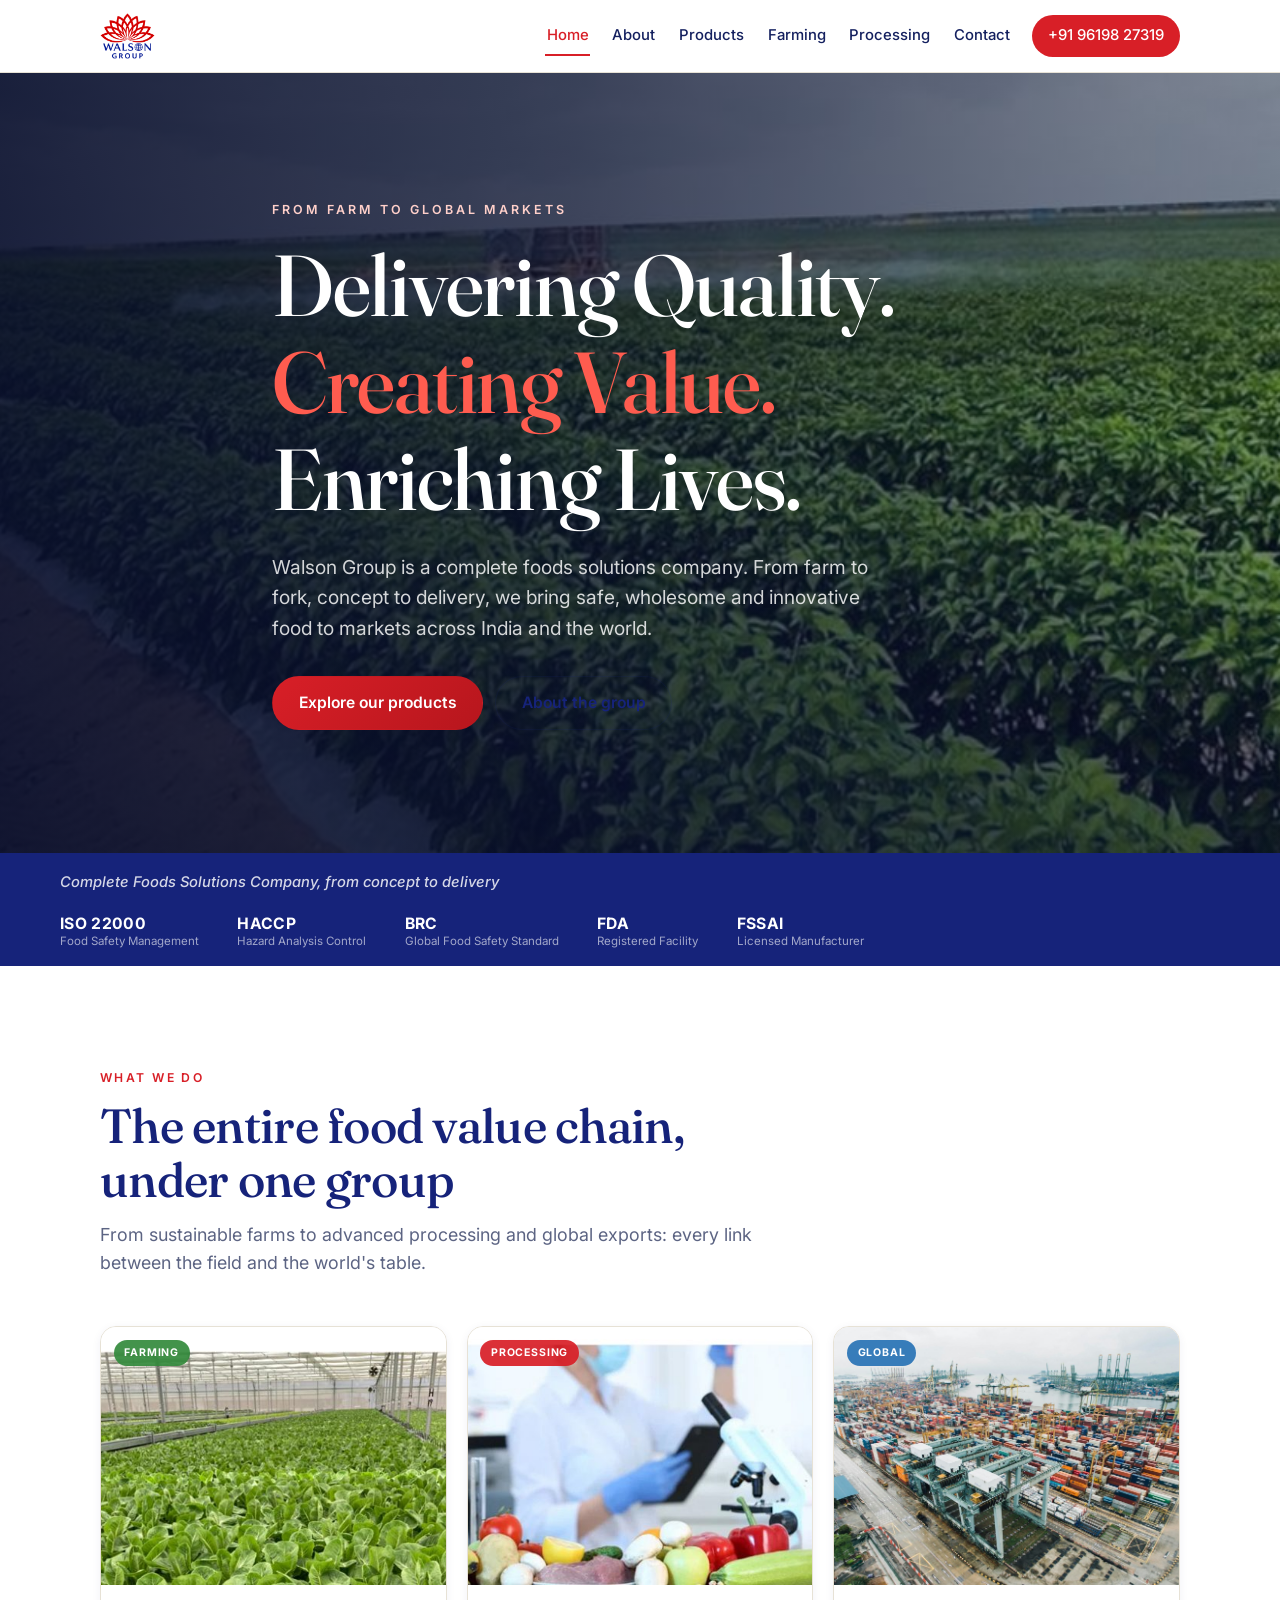
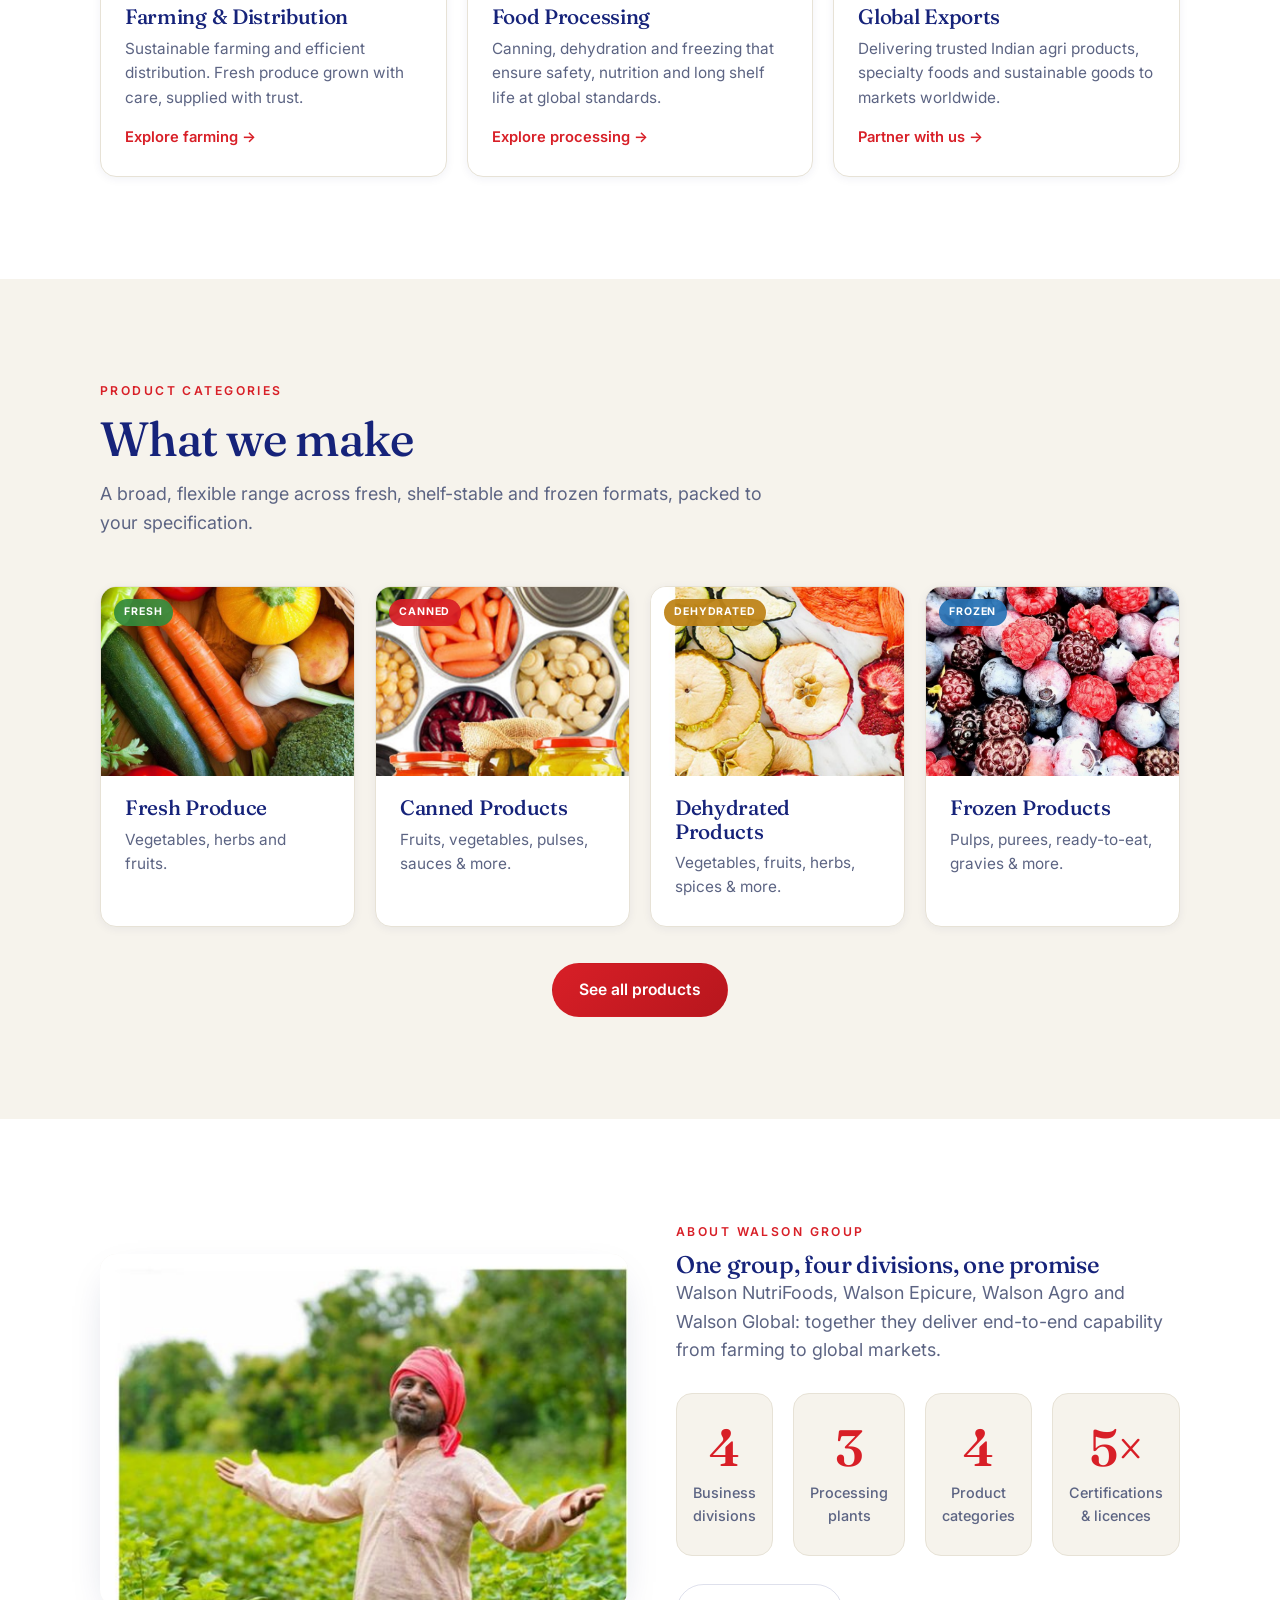
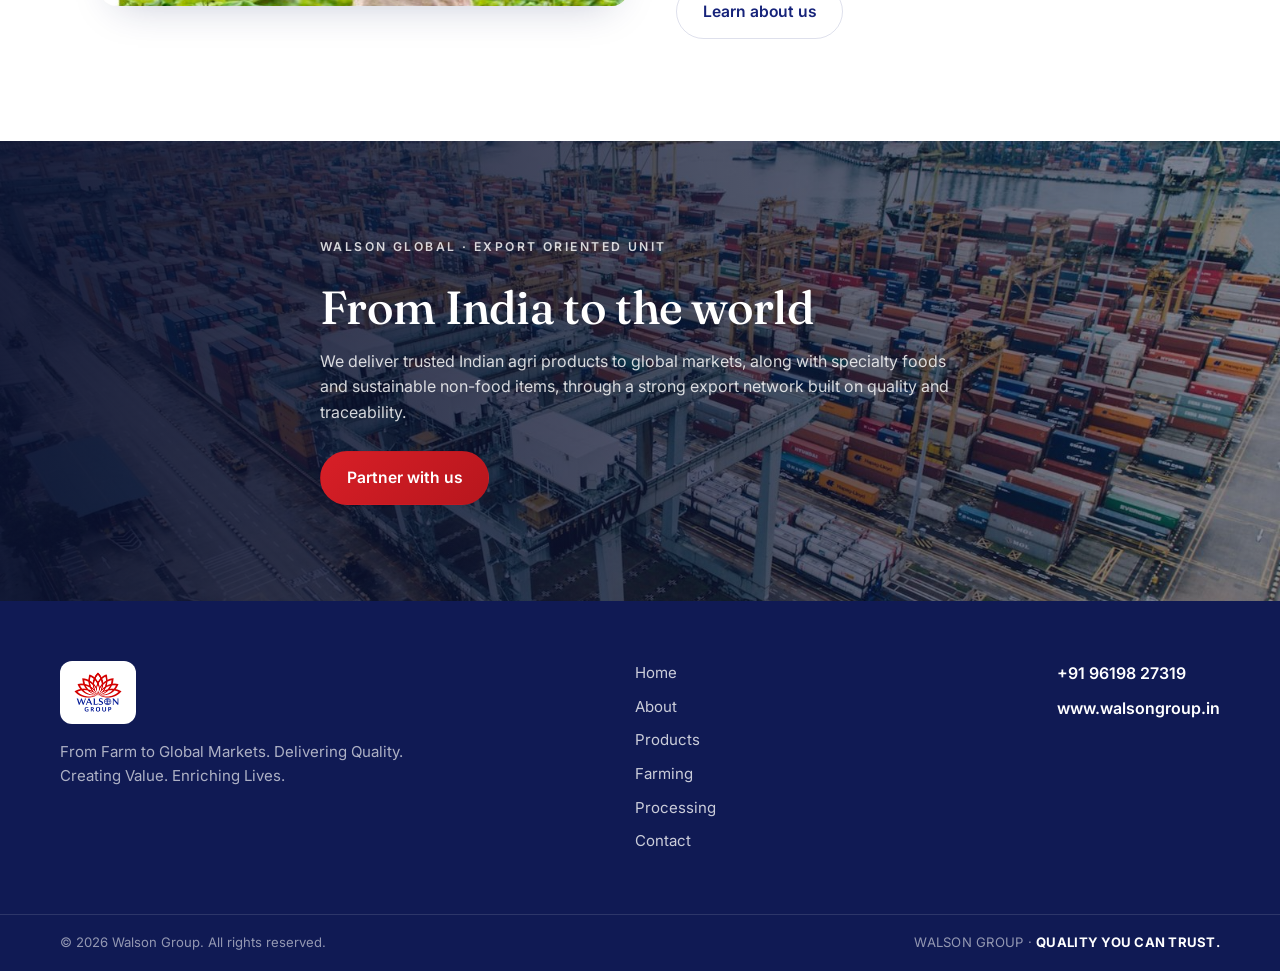
<file: index.html>
<!DOCTYPE html>
<html lang="en">
<head>
  <meta charset="UTF-8" />
  <meta name="viewport" content="width=device-width, initial-scale=1.0" />
  <title>Walson Group | Complete Foods Solutions Company</title>
  <meta name="description" content="Walson Group is a complete foods solutions company, from farm to global markets. Fresh, canned, dehydrated and frozen foods with ISO 22000, HACCP, BRC, FDA and FSSAI-certified quality." />

  <meta property="og:title" content="Walson Group | Quality You Can Trust" />
  <meta property="og:description" content="From Farm to Global Markets. Delivering Quality. Creating Value. Enriching Lives." />
  <meta property="og:type" content="website" />
  <meta property="og:url" content="https://walsongroup.in" />

  <link rel="icon" href="data:image/svg+xml,<svg xmlns='http://www.w3.org/2000/svg' viewBox='0 0 100 100'><text y='.9em' font-size='90'>🪷</text></svg>" />
  <meta name="theme-color" content="#16237a" />

  <link rel="preconnect" href="https://fonts.googleapis.com" />
  <link rel="preconnect" href="https://fonts.gstatic.com" crossorigin />
  <link href="https://fonts.googleapis.com/css2?family=Fraunces:opsz,wght@9..144,400;9..144,500;9..144,600&family=Inter:wght@400;500;600;700&display=swap" rel="stylesheet" />

  <link rel="stylesheet" href="styles.css" />
</head>
<body>
  <header class="site-header" id="top">
    <div class="container nav">
      <a class="nav-brand" href="/" aria-label="Walson Group home">
        <img src="logo.png" width="760" height="639" alt="Walson Group" />
      </a>
      <nav class="nav-links" id="navLinks" aria-label="Primary">
        <a href="/" class="active">Home</a>
        <a href="/about">About</a>
        <a href="/products">Products</a>
        <a href="/farming">Farming</a>
        <a href="/processing">Processing</a>
        <a href="/contact">Contact</a>
        <a class="nav-cta" href="tel:+919619827319">+91 96198 27319</a>
      </nav>
      <button class="nav-toggle" id="navToggle" aria-label="Toggle menu" aria-expanded="false">
        <span></span><span></span><span></span>
      </button>
    </div>
  </header>

  <main>
    <!-- HERO -->
    <section class="hero" id="home">
      <img class="hero-media" src="images/hero.jpg" alt="" aria-hidden="true" fetchpriority="high" />
      <div class="hero-overlay" aria-hidden="true"></div>
      <div class="container hero-inner">
        <p class="eyebrow eyebrow-light">From Farm to Global Markets</p>
        <h1 class="hero-title">
          Delivering&nbsp;Quality.<br />
          <span class="accent">Creating&nbsp;Value.</span><br />
          Enriching&nbsp;Lives.
        </h1>
        <p class="hero-sub">
          Walson Group is a complete foods solutions company. From farm to fork,
          concept to delivery, we bring safe, wholesome and innovative food to
          markets across India and the world.
        </p>
        <div class="hero-actions">
          <a class="btn btn-primary" href="/products">Explore our products</a>
          <a class="btn btn-ghost btn-ghost-light" href="/about">About the group</a>
        </div>
      </div>
    </section>

    <!-- CERT STRIP -->
    <section class="trust-strip" aria-label="Certifications">
      <div class="container trust-inner">
        <span class="trust-lead">Complete Foods Solutions Company, from concept to delivery</span>
        <ul class="certs">
          <li><strong>ISO 22000</strong><span>Food Safety Management</span></li>
          <li><strong>HACCP</strong><span>Hazard Analysis Control</span></li>
          <li><strong>BRC</strong><span>Global Food Safety Standard</span></li>
          <li><strong>FDA</strong><span>Registered Facility</span></li>
          <li><strong>FSSAI</strong><span>Licensed Manufacturer</span></li>
        </ul>
      </div>
    </section>

    <!-- WHAT WE DO -->
    <section class="section">
      <div class="container">
        <div class="section-head">
          <p class="kicker">What we do</p>
          <h2>The entire food value chain, under one group</h2>
          <p class="section-lead">From sustainable farms to advanced processing and global exports: every link between the field and the world's table.</p>
        </div>
        <div class="grid grid-3">
          <a class="card product" href="/farming">
            <div class="product-media"><img src="images/farming.jpg" alt="Hydroponic greenhouse with rows of lettuce" loading="lazy" decoding="async" /><span class="prod-tag tag-green">Farming</span></div>
            <div class="product-body">
              <h3>Farming &amp; Distribution</h3>
              <p>Sustainable farming and efficient distribution. Fresh produce grown with care, supplied with trust.</p>
              <span class="card-link">Explore farming →</span>
            </div>
          </a>
          <a class="card product" href="/processing">
            <div class="product-media"><img src="images/manufacturing.jpg" alt="Food scientist inspecting produce in the quality lab" loading="lazy" decoding="async" /><span class="prod-tag tag-red">Processing</span></div>
            <div class="product-body">
              <h3>Food Processing</h3>
              <p>Canning, dehydration and freezing that ensure safety, nutrition and long shelf life at global standards.</p>
              <span class="card-link">Explore processing →</span>
            </div>
          </a>
          <a class="card product" href="/contact">
            <div class="product-media"><img src="images/global.jpg" alt="Global shipping port" loading="lazy" decoding="async" /><span class="prod-tag tag-blue">Global</span></div>
            <div class="product-body">
              <h3>Global Exports</h3>
              <p>Delivering trusted Indian agri products, specialty foods and sustainable goods to markets worldwide.</p>
              <span class="card-link">Partner with us →</span>
            </div>
          </a>
        </div>
      </div>
    </section>

    <!-- PRODUCTS PREVIEW -->
    <section class="section section-alt">
      <div class="container">
        <div class="section-head">
          <p class="kicker">Product Categories</p>
          <h2>What we make</h2>
          <p class="section-lead">A broad, flexible range across fresh, shelf-stable and frozen formats, packed to your specification.</p>
        </div>
        <div class="grid grid-4">
          <article class="card product">
            <div class="product-media"><img src="images/fresh.jpg" alt="Fresh vegetables and greens" loading="lazy" decoding="async" /><span class="prod-tag tag-green">Fresh</span></div>
            <div class="product-body"><h3>Fresh Produce</h3><p>Vegetables, herbs and fruits.</p></div>
          </article>
          <article class="card product">
            <div class="product-media"><img src="images/canned.jpg" alt="Jars and packaged food" loading="lazy" decoding="async" /><span class="prod-tag tag-red">Canned</span></div>
            <div class="product-body"><h3>Canned Products</h3><p>Fruits, vegetables, pulses, sauces &amp; more.</p></div>
          </article>
          <article class="card product">
            <div class="product-media"><img src="images/dehydrated.jpg" alt="Dehydrated fruit slices" loading="lazy" decoding="async" /><span class="prod-tag tag-amber">Dehydrated</span></div>
            <div class="product-body"><h3>Dehydrated Products</h3><p>Vegetables, fruits, herbs, spices &amp; more.</p></div>
          </article>
          <article class="card product">
            <div class="product-media"><img src="images/frozen.jpg" alt="Fresh berries" loading="lazy" decoding="async" /><span class="prod-tag tag-blue">Frozen</span></div>
            <div class="product-body"><h3>Frozen Products</h3><p>Pulps, purees, ready-to-eat, gravies &amp; more.</p></div>
          </article>
        </div>
        <div class="section-cta"><a class="btn btn-primary" href="/products">See all products</a></div>
      </div>
    </section>

    <!-- ABOUT TEASER -->
    <section class="section">
      <div class="container">
        <div class="media-split">
          <div class="media-frame">
            <img src="images/about.jpg" alt="A Walson farmer in a green field" loading="lazy" decoding="async" />
          </div>
          <div>
            <p class="kicker">About Walson Group</p>
            <h2>One group, four divisions, one promise</h2>
            <p class="section-lead">Walson NutriFoods, Walson Epicure, Walson Agro and Walson Global: together they deliver end-to-end capability from farming to global markets.</p>
            <div class="stats stats-2" style="margin-top:1.75rem">
              <div class="stat"><span class="stat-num">4</span><span class="stat-label">Business divisions</span></div>
              <div class="stat"><span class="stat-num">3</span><span class="stat-label">Processing plants</span></div>
              <div class="stat"><span class="stat-num">4</span><span class="stat-label">Product categories</span></div>
              <div class="stat"><span class="stat-num">5×</span><span class="stat-label">Certifications &amp; licences</span></div>
            </div>
            <div style="margin-top:1.75rem"><a class="btn btn-ghost" href="/about">Learn about us</a></div>
          </div>
        </div>
      </div>
    </section>

    <!-- GLOBAL BAND -->
    <section class="band">
      <img class="band-media" src="images/global.jpg" alt="" aria-hidden="true" loading="lazy" decoding="async" />
      <div class="band-overlay" aria-hidden="true"></div>
      <div class="container band-inner">
        <p class="kicker kicker-light">Walson Global · Export Oriented Unit</p>
        <h2>From India to the world</h2>
        <p>We deliver trusted Indian agri products to global markets, along with specialty foods and sustainable non-food items, through a strong export network built on quality and traceability.</p>
        <a class="btn btn-primary" href="/contact">Partner with us</a>
      </div>
    </section>
  </main>

  <footer class="site-footer">
    <div class="container footer-inner">
      <div class="footer-brand">
        <span class="footer-logo"><img src="logo.png" width="760" height="639" alt="Walson Group" /></span>
        <p>From Farm to Global Markets. Delivering Quality. Creating Value. Enriching Lives.</p>
      </div>
      <nav class="footer-nav" aria-label="Footer">
        <a href="/">Home</a>
        <a href="/about">About</a>
        <a href="/products">Products</a>
        <a href="/farming">Farming</a>
        <a href="/processing">Processing</a>
        <a href="/contact">Contact</a>
      </nav>
      <div class="footer-contact">
        <a href="tel:+919619827319">+91 96198 27319</a>
        <a href="https://walsongroup.in">www.walsongroup.in</a>
      </div>
    </div>
    <div class="footer-bar">
      <div class="container footer-bar-inner">
        <span>&copy; <span id="year"></span> Walson Group. All rights reserved.</span>
        <span class="footer-tag">WALSON GROUP · <strong>QUALITY YOU CAN TRUST.</strong></span>
      </div>
    </div>
  </footer>

  <script src="app.js"></script>
</body>
</html>
</file>
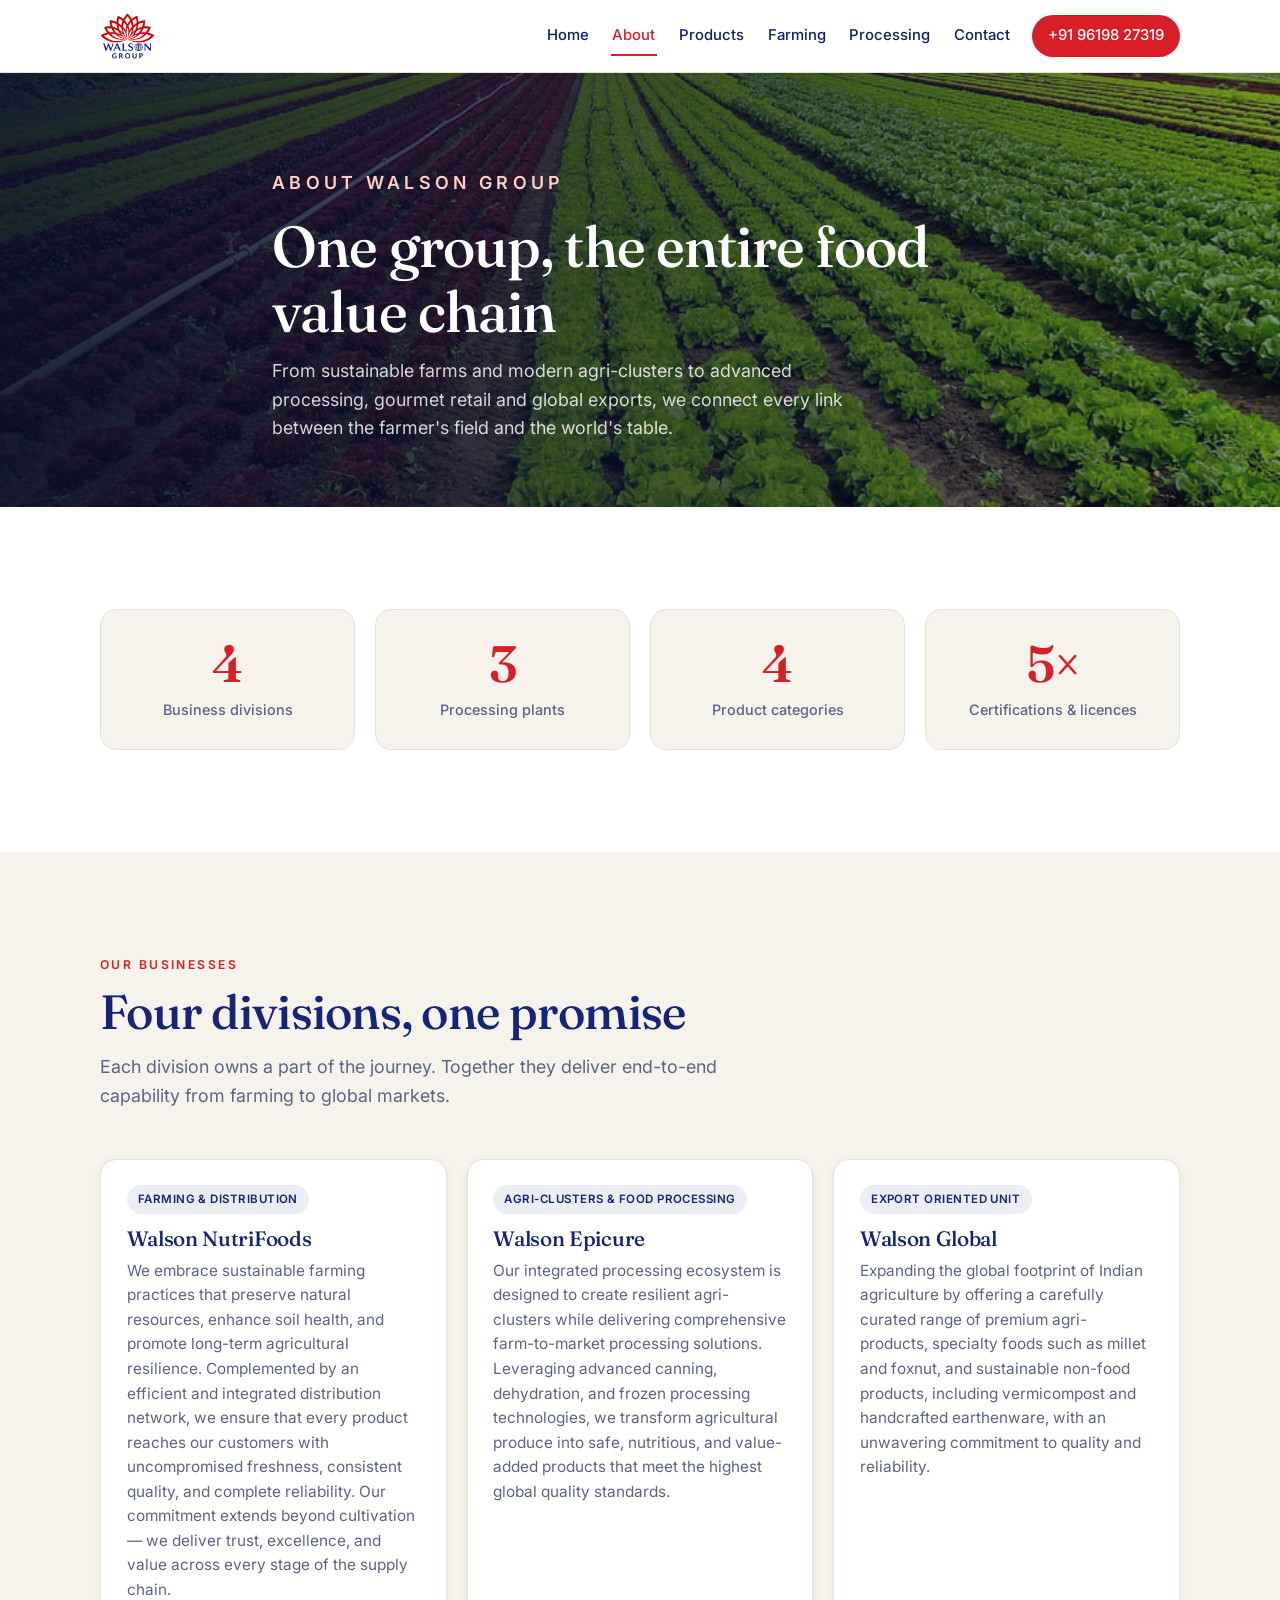
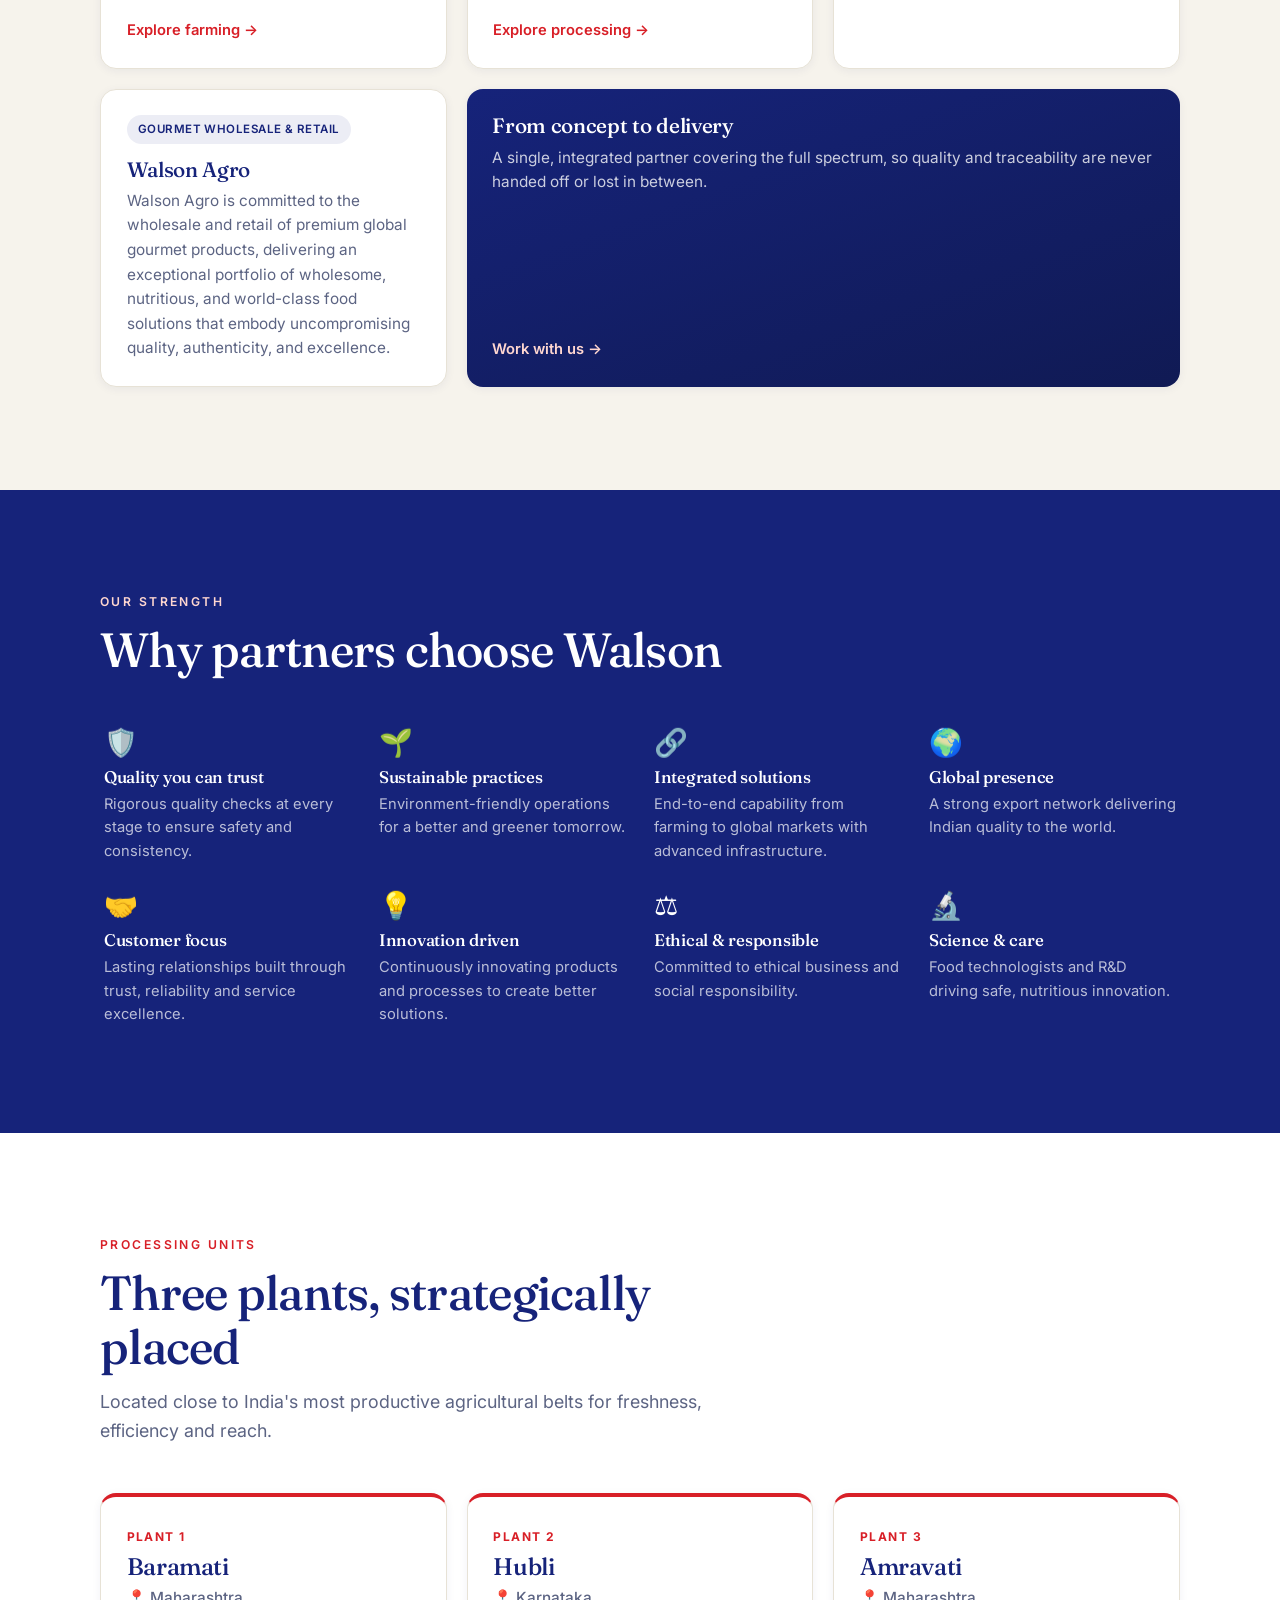
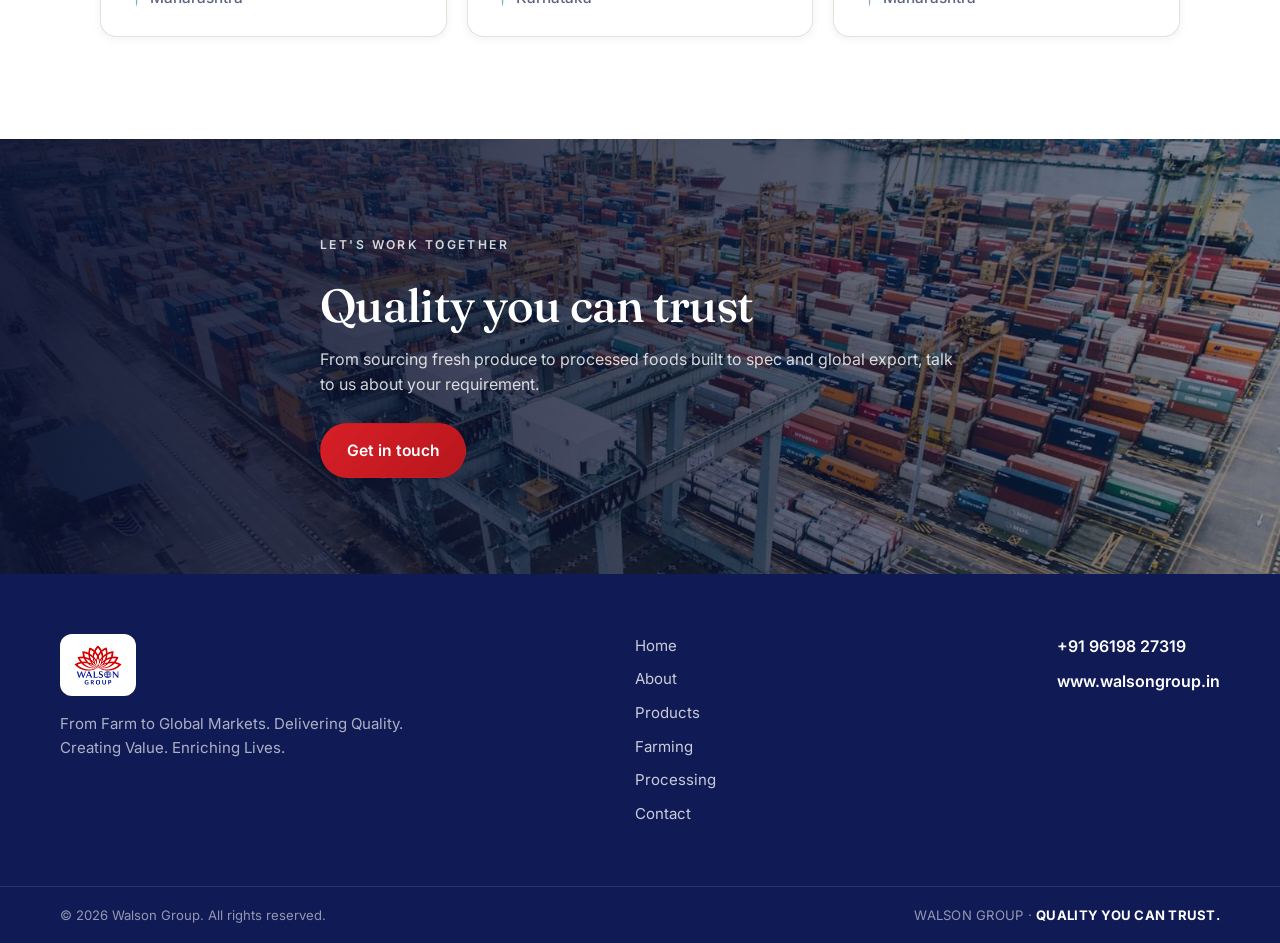
<file: about.html>
<!DOCTYPE html>
<html lang="en">
<head>
  <meta charset="UTF-8" />
  <meta name="viewport" content="width=device-width, initial-scale=1.0" />
  <title>About | Walson Group</title>
  <meta name="description" content="Walson Group connects the full food value chain through four divisions: NutriFoods, Epicure, Agro and Global. Backed by three plants and global certifications." />
  <link rel="icon" href="data:image/svg+xml,<svg xmlns='http://www.w3.org/2000/svg' viewBox='0 0 100 100'><text y='.9em' font-size='90'>🪷</text></svg>" />
  <meta name="theme-color" content="#16237a" />
  <link rel="preconnect" href="https://fonts.googleapis.com" />
  <link rel="preconnect" href="https://fonts.gstatic.com" crossorigin />
  <link href="https://fonts.googleapis.com/css2?family=Fraunces:opsz,wght@9..144,400;9..144,500;9..144,600&family=Inter:wght@400;500;600;700&display=swap" rel="stylesheet" />
  <link rel="stylesheet" href="styles.css" />
</head>
<body>
  <header class="site-header" id="top">
    <div class="container nav">
      <a class="nav-brand" href="/" aria-label="Walson Group home">
        <img src="logo.png" width="760" height="639" alt="Walson Group" />
      </a>
      <nav class="nav-links" id="navLinks" aria-label="Primary">
        <a href="/">Home</a>
        <a href="/about" class="active">About</a>
        <a href="/products">Products</a>
        <a href="/farming">Farming</a>
        <a href="/processing">Processing</a>
        <a href="/contact">Contact</a>
        <a class="nav-cta" href="tel:+919619827319">+91 96198 27319</a>
      </nav>
      <button class="nav-toggle" id="navToggle" aria-label="Toggle menu" aria-expanded="false">
        <span></span><span></span><span></span>
      </button>
    </div>
  </header>

  <main>
    <!-- PAGE HERO -->
    <section class="page-hero">
      <img src="images/fields.jpg" alt="" aria-hidden="true" />
      <div class="po" aria-hidden="true"></div>
      <div class="container page-hero-inner">
        <p class="eyebrow">About Walson Group</p>
        <h1>One group, the entire food value chain</h1>
        <p>From sustainable farms and modern agri-clusters to advanced processing, gourmet retail and global exports, we connect every link between the farmer's field and the world's table.</p>
      </div>
    </section>

    <!-- STATS -->
    <section class="section">
      <div class="container">
        <div class="stats">
          <div class="stat"><span class="stat-num">4</span><span class="stat-label">Business divisions</span></div>
          <div class="stat"><span class="stat-num">3</span><span class="stat-label">Processing plants</span></div>
          <div class="stat"><span class="stat-num">4</span><span class="stat-label">Product categories</span></div>
          <div class="stat"><span class="stat-num">5×</span><span class="stat-label">Certifications &amp; licences</span></div>
        </div>
      </div>
    </section>

    <!-- DIVISIONS -->
    <section class="section section-alt" id="divisions">
      <div class="container">
        <div class="section-head">
          <p class="kicker">Our Businesses</p>
          <h2>Four divisions, one promise</h2>
          <p class="section-lead">Each division owns a part of the journey. Together they deliver end-to-end capability from farming to global markets.</p>
        </div>
        <div class="grid grid-3">
          <article class="card division">
            <span class="pill">Farming &amp; Distribution</span>
            <h3>Walson NutriFoods</h3>
            <p>We embrace sustainable farming practices that preserve natural resources, enhance soil health, and promote long-term agricultural resilience. Complemented by an efficient and integrated distribution network, we ensure that every product reaches our customers with uncompromised freshness, consistent quality, and complete reliability. Our commitment extends beyond cultivation — we deliver trust, excellence, and value across every stage of the supply chain.</p>
            <a class="card-link" href="/farming">Explore farming →</a>
          </article>
          <article class="card division">
            <span class="pill">Agri-Clusters &amp; Food Processing</span>
            <h3>Walson Epicure</h3>
            <p>Our integrated processing ecosystem is designed to create resilient agri-clusters while delivering comprehensive farm-to-market processing solutions. Leveraging advanced canning, dehydration, and frozen processing technologies, we transform agricultural produce into safe, nutritious, and value-added products that meet the highest global quality standards.</p>
            <a class="card-link" href="/processing">Explore processing →</a>
          </article>
          <article class="card division">
            <span class="pill">Export Oriented Unit</span>
            <h3>Walson Global</h3>
            <p>Expanding the global footprint of Indian agriculture by offering a carefully curated range of premium agri-products, specialty foods such as millet and foxnut, and sustainable non-food products, including vermicompost and handcrafted earthenware, with an unwavering commitment to quality and reliability.</p>
          </article>
          <article class="card division">
            <span class="pill">Gourmet Wholesale &amp; Retail</span>
            <h3>Walson Agro</h3>
            <p>Walson Agro is committed to the wholesale and retail of premium global gourmet products, delivering an exceptional portfolio of wholesome, nutritious, and world-class food solutions that embody uncompromising quality, authenticity, and excellence.</p>
          </article>
          <article class="card division card-accent card-span-2">
            <h3>From concept to delivery</h3>
            <p>A single, integrated partner covering the full spectrum, so quality and traceability are never handed off or lost in between.</p>
            <a class="card-link" href="/contact">Work with us →</a>
          </article>
        </div>
      </div>
    </section>

    <!-- STRENGTHS -->
    <section class="section section-navy" id="strengths">
      <div class="container">
        <div class="section-head">
          <p class="kicker kicker-light">Our Strength</p>
          <h2>Why partners choose Walson</h2>
        </div>
        <div class="grid grid-4 strengths">
          <div class="strength"><div class="ico">🛡️</div><h4>Quality you can trust</h4><p>Rigorous quality checks at every stage to ensure safety and consistency.</p></div>
          <div class="strength"><div class="ico">🌱</div><h4>Sustainable practices</h4><p>Environment-friendly operations for a better and greener tomorrow.</p></div>
          <div class="strength"><div class="ico">🔗</div><h4>Integrated solutions</h4><p>End-to-end capability from farming to global markets with advanced infrastructure.</p></div>
          <div class="strength"><div class="ico">🌍</div><h4>Global presence</h4><p>A strong export network delivering Indian quality to the world.</p></div>
          <div class="strength"><div class="ico">🤝</div><h4>Customer focus</h4><p>Lasting relationships built through trust, reliability and service excellence.</p></div>
          <div class="strength"><div class="ico">💡</div><h4>Innovation driven</h4><p>Continuously innovating products and processes to create better solutions.</p></div>
          <div class="strength"><div class="ico">⚖️</div><h4>Ethical &amp; responsible</h4><p>Committed to ethical business and social responsibility.</p></div>
          <div class="strength"><div class="ico">🔬</div><h4>Science &amp; care</h4><p>Food technologists and R&amp;D driving safe, nutritious innovation.</p></div>
        </div>
      </div>
    </section>

    <!-- PLANTS -->
    <section class="section" id="plants">
      <div class="container">
        <div class="section-head">
          <p class="kicker">Processing Units</p>
          <h2>Three plants, strategically placed</h2>
          <p class="section-lead">Located close to India's most productive agricultural belts for freshness, efficiency and reach.</p>
        </div>
        <div class="grid grid-3">
          <article class="card plant"><span class="plant-no">Plant 1</span><h3>Baramati</h3><p class="plant-state">📍 Maharashtra</p></article>
          <article class="card plant"><span class="plant-no">Plant 2</span><h3>Hubli</h3><p class="plant-state">📍 Karnataka</p></article>
          <article class="card plant"><span class="plant-no">Plant 3</span><h3>Amravati</h3><p class="plant-state">📍 Maharashtra</p></article>
        </div>
      </div>
    </section>

    <!-- CTA BAND -->
    <section class="band">
      <img class="band-media" src="images/global.jpg" alt="" aria-hidden="true" loading="lazy" decoding="async" />
      <div class="band-overlay" aria-hidden="true"></div>
      <div class="container band-inner">
        <p class="kicker kicker-light">Let's work together</p>
        <h2>Quality you can trust</h2>
        <p>From sourcing fresh produce to processed foods built to spec and global export, talk to us about your requirement.</p>
        <a class="btn btn-primary" href="/contact">Get in touch</a>
      </div>
    </section>
  </main>

  <footer class="site-footer">
    <div class="container footer-inner">
      <div class="footer-brand">
        <span class="footer-logo"><img src="logo.png" width="760" height="639" alt="Walson Group" /></span>
        <p>From Farm to Global Markets. Delivering Quality. Creating Value. Enriching Lives.</p>
      </div>
      <nav class="footer-nav" aria-label="Footer">
        <a href="/">Home</a>
        <a href="/about">About</a>
        <a href="/products">Products</a>
        <a href="/farming">Farming</a>
        <a href="/processing">Processing</a>
        <a href="/contact">Contact</a>
      </nav>
      <div class="footer-contact">
        <a href="tel:+919619827319">+91 96198 27319</a>
        <a href="https://walsongroup.in">www.walsongroup.in</a>
      </div>
    </div>
    <div class="footer-bar">
      <div class="container footer-bar-inner">
        <span>&copy; <span id="year"></span> Walson Group. All rights reserved.</span>
        <span class="footer-tag">WALSON GROUP · <strong>QUALITY YOU CAN TRUST.</strong></span>
      </div>
    </div>
  </footer>

  <script src="app.js"></script>
</body>
</html>
</file>
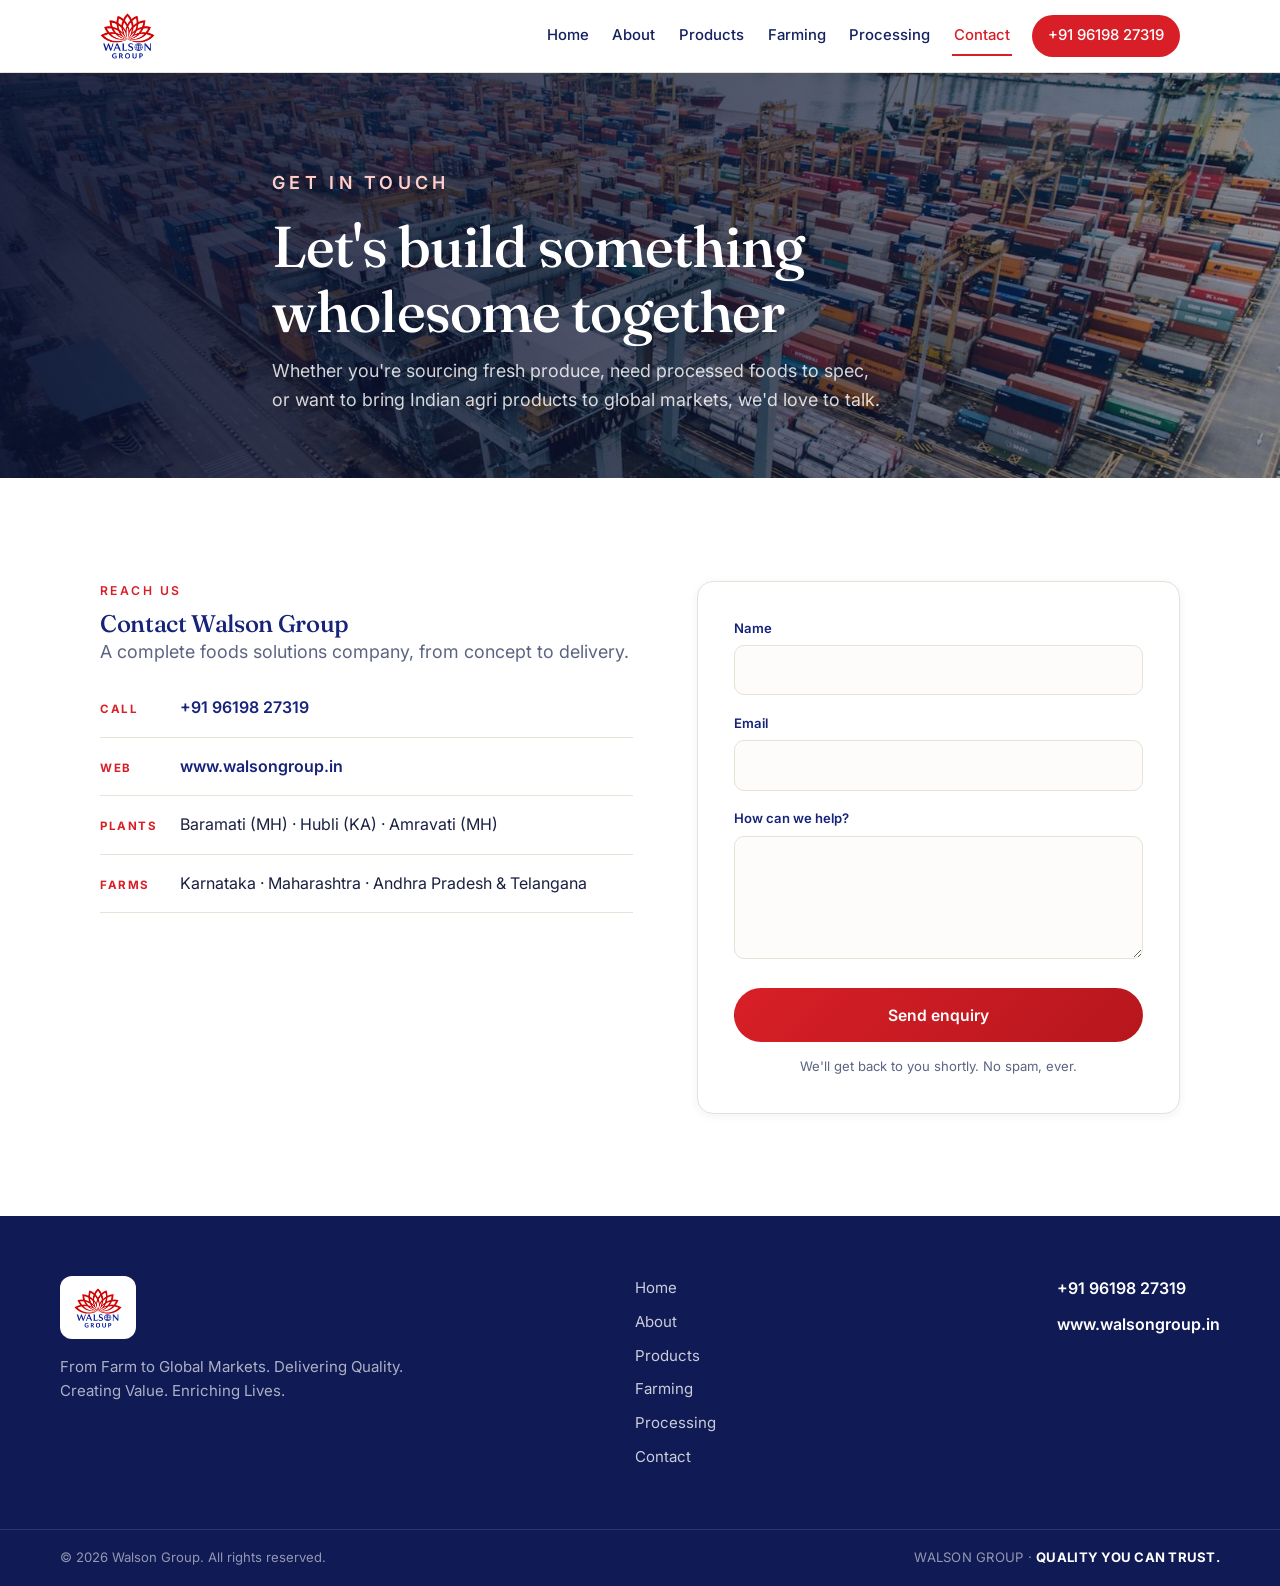
<file: contact.html>
<!DOCTYPE html>
<html lang="en">
<head>
  <meta charset="UTF-8" />
  <meta name="viewport" content="width=device-width, initial-scale=1.0" />
  <title>Contact | Walson Group</title>
  <meta name="description" content="Get in touch with Walson Group about sourcing fresh produce, processed foods to spec, or global export. Call +91 96198 27319 or send an enquiry." />
  <link rel="icon" href="data:image/svg+xml,<svg xmlns='http://www.w3.org/2000/svg' viewBox='0 0 100 100'><text y='.9em' font-size='90'>🪷</text></svg>" />
  <meta name="theme-color" content="#16237a" />
  <link rel="preconnect" href="https://fonts.googleapis.com" />
  <link rel="preconnect" href="https://fonts.gstatic.com" crossorigin />
  <link href="https://fonts.googleapis.com/css2?family=Fraunces:opsz,wght@9..144,400;9..144,500;9..144,600&family=Inter:wght@400;500;600;700&display=swap" rel="stylesheet" />
  <link rel="stylesheet" href="styles.css" />
</head>
<body>
  <header class="site-header" id="top">
    <div class="container nav">
      <a class="nav-brand" href="/" aria-label="Walson Group home">
        <img src="logo.png" width="760" height="639" alt="Walson Group" />
      </a>
      <nav class="nav-links" id="navLinks" aria-label="Primary">
        <a href="/">Home</a>
        <a href="/about">About</a>
        <a href="/products">Products</a>
        <a href="/farming">Farming</a>
        <a href="/processing">Processing</a>
        <a href="/contact" class="active">Contact</a>
        <a class="nav-cta" href="tel:+919619827319">+91 96198 27319</a>
      </nav>
      <button class="nav-toggle" id="navToggle" aria-label="Toggle menu" aria-expanded="false">
        <span></span><span></span><span></span>
      </button>
    </div>
  </header>

  <main>
    <section class="page-hero">
      <img src="images/global.jpg" alt="" aria-hidden="true" />
      <div class="po" aria-hidden="true"></div>
      <div class="container page-hero-inner">
        <p class="eyebrow">Get in touch</p>
        <h1>Let's build something wholesome together</h1>
        <p>Whether you're sourcing fresh produce, need processed foods to spec, or want to bring Indian agri products to global markets, we'd love to talk.</p>
      </div>
    </section>

    <section class="section">
      <div class="container contact-grid">
        <div class="contact-info">
          <p class="kicker">Reach us</p>
          <h2>Contact Walson Group</h2>
          <p class="section-lead">A complete foods solutions company, from concept to delivery.</p>
          <ul class="contact-list">
            <li><span class="ci-label">Call</span><a href="tel:+919619827319">+91 96198 27319</a></li>
            <li><span class="ci-label">Web</span><a href="https://walsongroup.in">www.walsongroup.in</a></li>
            <li><span class="ci-label">Plants</span><span>Baramati (MH) · Hubli (KA) · Amravati (MH)</span></li>
            <li><span class="ci-label">Farms</span><span>Karnataka · Maharashtra · Andhra Pradesh &amp; Telangana</span></li>
          </ul>
        </div>

        <form class="contact-form" id="contactForm" novalidate>
          <div class="field">
            <label for="cf-name">Name</label>
            <input id="cf-name" name="name" type="text" autocomplete="name" required />
          </div>
          <div class="field">
            <label for="cf-email">Email</label>
            <input id="cf-email" name="email" type="email" inputmode="email" autocomplete="email" required />
          </div>
          <div class="field">
            <label for="cf-msg">How can we help?</label>
            <textarea id="cf-msg" name="message" rows="4" required></textarea>
          </div>
          <button class="btn btn-primary" type="submit">Send enquiry</button>
          <p class="form-note" id="formNote">We'll get back to you shortly. No spam, ever.</p>
        </form>
      </div>
    </section>
  </main>

  <footer class="site-footer">
    <div class="container footer-inner">
      <div class="footer-brand">
        <span class="footer-logo"><img src="logo.png" width="760" height="639" alt="Walson Group" /></span>
        <p>From Farm to Global Markets. Delivering Quality. Creating Value. Enriching Lives.</p>
      </div>
      <nav class="footer-nav" aria-label="Footer">
        <a href="/">Home</a>
        <a href="/about">About</a>
        <a href="/products">Products</a>
        <a href="/farming">Farming</a>
        <a href="/processing">Processing</a>
        <a href="/contact">Contact</a>
      </nav>
      <div class="footer-contact">
        <a href="tel:+919619827319">+91 96198 27319</a>
        <a href="https://walsongroup.in">www.walsongroup.in</a>
      </div>
    </div>
    <div class="footer-bar">
      <div class="container footer-bar-inner">
        <span>&copy; <span id="year"></span> Walson Group. All rights reserved.</span>
        <span class="footer-tag">WALSON GROUP · <strong>QUALITY YOU CAN TRUST.</strong></span>
      </div>
    </div>
  </footer>

  <script src="app.js"></script>
</body>
</html>
</file>
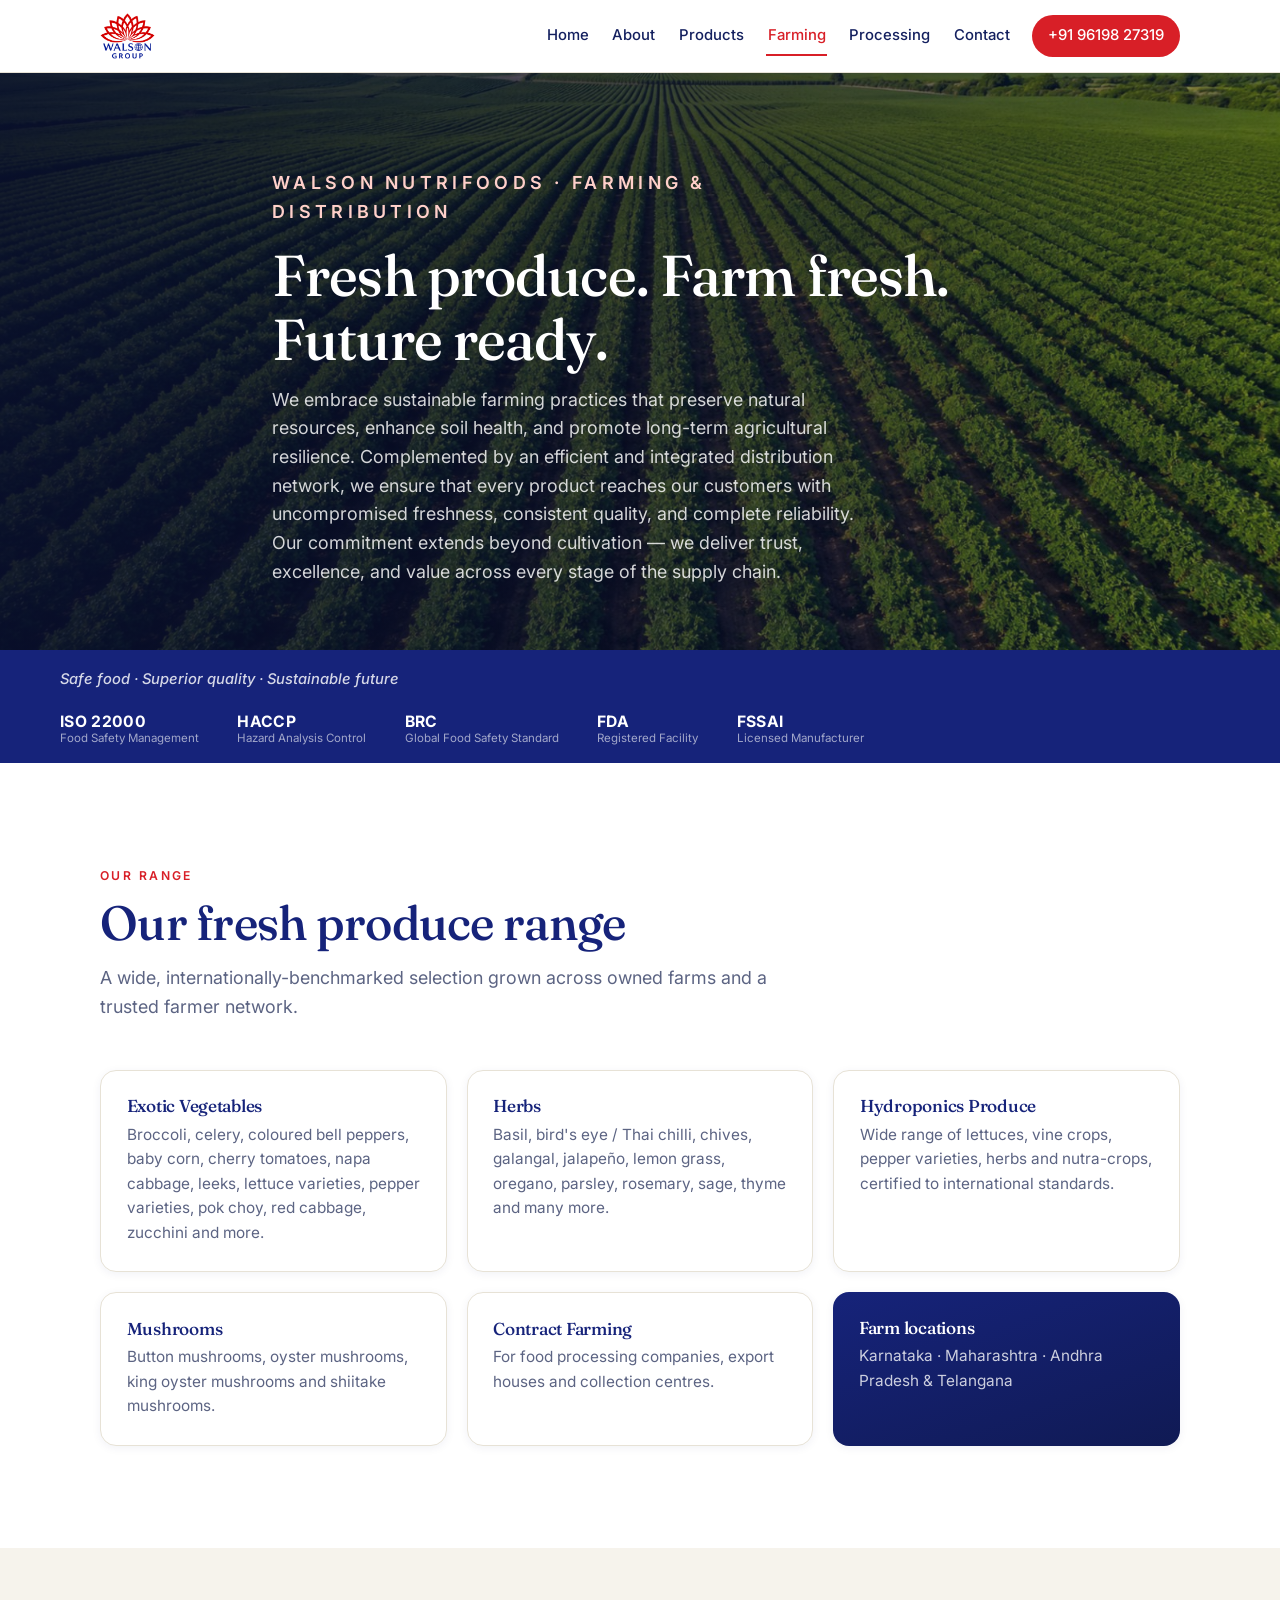
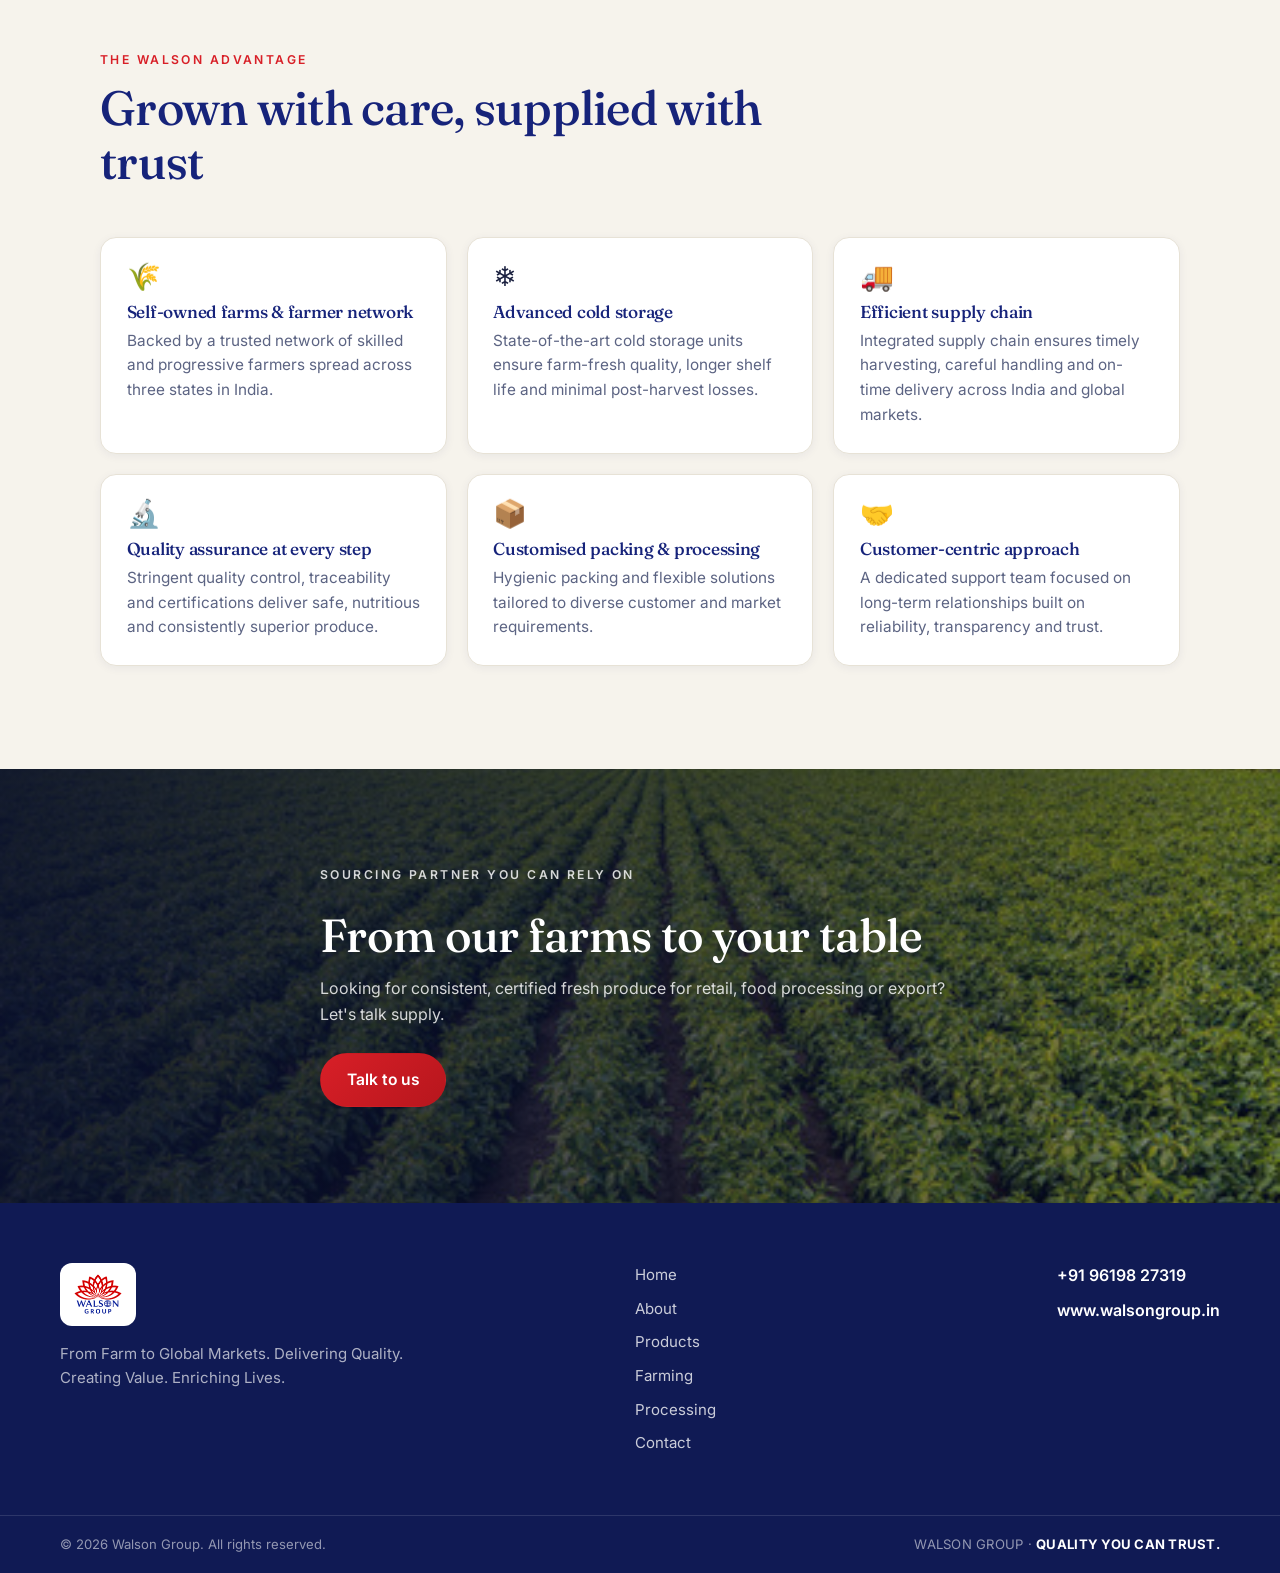
<file: farming.html>
<!DOCTYPE html>
<html lang="en">
<head>
  <meta charset="UTF-8" />
  <meta name="viewport" content="width=device-width, initial-scale=1.0" />
  <title>Farming &amp; Distribution | Walson NutriFoods</title>
  <meta name="description" content="Walson NutriFoods: farming & distribution. Fresh, farm-fresh, future-ready produce: exotic vegetables, herbs, hydroponics, mushrooms and contract farming across India." />
  <link rel="icon" href="data:image/svg+xml,<svg xmlns='http://www.w3.org/2000/svg' viewBox='0 0 100 100'><text y='.9em' font-size='90'>🪷</text></svg>" />
  <meta name="theme-color" content="#16237a" />
  <link rel="preconnect" href="https://fonts.googleapis.com" />
  <link rel="preconnect" href="https://fonts.gstatic.com" crossorigin />
  <link href="https://fonts.googleapis.com/css2?family=Fraunces:opsz,wght@9..144,400;9..144,500;9..144,600&family=Inter:wght@400;500;600;700&display=swap" rel="stylesheet" />
  <link rel="stylesheet" href="styles.css" />
</head>
<body>
  <header class="site-header" id="top">
    <div class="container nav">
      <a class="nav-brand" href="/" aria-label="Walson Group home">
        <img src="logo.png" width="760" height="639" alt="Walson Group" />
      </a>
      <nav class="nav-links" id="navLinks" aria-label="Primary">
        <a href="/">Home</a>
        <a href="/about">About</a>
        <a href="/products">Products</a>
        <a href="/farming" class="active">Farming</a>
        <a href="/processing">Processing</a>
        <a href="/contact">Contact</a>
        <a class="nav-cta" href="tel:+919619827319">+91 96198 27319</a>
      </nav>
      <button class="nav-toggle" id="navToggle" aria-label="Toggle menu" aria-expanded="false">
        <span></span><span></span><span></span>
      </button>
    </div>
  </header>

  <main>
    <section class="page-hero">
      <img src="images/farming-hero.jpg" alt="" aria-hidden="true" />
      <div class="po" aria-hidden="true"></div>
      <div class="container page-hero-inner">
        <p class="eyebrow">Walson NutriFoods · Farming &amp; Distribution</p>
        <h1>Fresh produce. Farm fresh. Future ready.</h1>
        <p>We embrace sustainable farming practices that preserve natural resources, enhance soil health, and promote long-term agricultural resilience. Complemented by an efficient and integrated distribution network, we ensure that every product reaches our customers with uncompromised freshness, consistent quality, and complete reliability. Our commitment extends beyond cultivation — we deliver trust, excellence, and value across every stage of the supply chain.</p>
      </div>
    </section>

    <!-- CERT STRIP -->
    <section class="trust-strip" aria-label="Certifications">
      <div class="container trust-inner">
        <span class="trust-lead">Safe food · Superior quality · Sustainable future</span>
        <ul class="certs">
          <li><strong>ISO 22000</strong><span>Food Safety Management</span></li>
          <li><strong>HACCP</strong><span>Hazard Analysis Control</span></li>
          <li><strong>BRC</strong><span>Global Food Safety Standard</span></li>
          <li><strong>FDA</strong><span>Registered Facility</span></li>
          <li><strong>FSSAI</strong><span>Licensed Manufacturer</span></li>
        </ul>
      </div>
    </section>

    <!-- PRODUCE RANGE -->
    <section class="section">
      <div class="container">
        <div class="section-head">
          <p class="kicker">Our Range</p>
          <h2>Our fresh produce range</h2>
          <p class="section-lead">A wide, internationally-benchmarked selection grown across owned farms and a trusted farmer network.</p>
        </div>
        <div class="grid grid-3">
          <article class="card feature">
            <h4>Exotic Vegetables</h4>
            <p>Broccoli, celery, coloured bell peppers, baby corn, cherry tomatoes, napa cabbage, leeks, lettuce varieties, pepper varieties, pok choy, red cabbage, zucchini and more.</p>
          </article>
          <article class="card feature">
            <h4>Herbs</h4>
            <p>Basil, bird's eye / Thai chilli, chives, galangal, jalapeño, lemon grass, oregano, parsley, rosemary, sage, thyme and many more.</p>
          </article>
          <article class="card feature">
            <h4>Hydroponics Produce</h4>
            <p>Wide range of lettuces, vine crops, pepper varieties, herbs and nutra-crops, certified to international standards.</p>
          </article>
          <article class="card feature">
            <h4>Mushrooms</h4>
            <p>Button mushrooms, oyster mushrooms, king oyster mushrooms and shiitake mushrooms.</p>
          </article>
          <article class="card feature">
            <h4>Contract Farming</h4>
            <p>For food processing companies, export houses and collection centres.</p>
          </article>
          <article class="card feature card-accent">
            <h4>Farm locations</h4>
            <p>Karnataka · Maharashtra · Andhra Pradesh &amp; Telangana</p>
          </article>
        </div>
      </div>
    </section>

    <!-- WALSON ADVANTAGE -->
    <section class="section section-alt">
      <div class="container">
        <div class="section-head">
          <p class="kicker">The Walson Advantage</p>
          <h2>Grown with care, supplied with trust</h2>
        </div>
        <div class="grid grid-3">
          <article class="card feature"><div class="ico">🌾</div><h4>Self-owned farms &amp; farmer network</h4><p>Backed by a trusted network of skilled and progressive farmers spread across three states in India.</p></article>
          <article class="card feature"><div class="ico">❄️</div><h4>Advanced cold storage</h4><p>State-of-the-art cold storage units ensure farm-fresh quality, longer shelf life and minimal post-harvest losses.</p></article>
          <article class="card feature"><div class="ico">🚚</div><h4>Efficient supply chain</h4><p>Integrated supply chain ensures timely harvesting, careful handling and on-time delivery across India and global markets.</p></article>
          <article class="card feature"><div class="ico">🔬</div><h4>Quality assurance at every step</h4><p>Stringent quality control, traceability and certifications deliver safe, nutritious and consistently superior produce.</p></article>
          <article class="card feature"><div class="ico">📦</div><h4>Customised packing &amp; processing</h4><p>Hygienic packing and flexible solutions tailored to diverse customer and market requirements.</p></article>
          <article class="card feature"><div class="ico">🤝</div><h4>Customer-centric approach</h4><p>A dedicated support team focused on long-term relationships built on reliability, transparency and trust.</p></article>
        </div>
      </div>
    </section>

    <!-- CTA BAND -->
    <section class="band">
      <img class="band-media" src="images/crops.jpg" alt="" aria-hidden="true" loading="lazy" decoding="async" />
      <div class="band-overlay" aria-hidden="true"></div>
      <div class="container band-inner">
        <p class="kicker kicker-light">Sourcing partner you can rely on</p>
        <h2>From our farms to your table</h2>
        <p>Looking for consistent, certified fresh produce for retail, food processing or export? Let's talk supply.</p>
        <a class="btn btn-primary" href="/contact">Talk to us</a>
      </div>
    </section>
  </main>

  <footer class="site-footer">
    <div class="container footer-inner">
      <div class="footer-brand">
        <span class="footer-logo"><img src="logo.png" width="760" height="639" alt="Walson Group" /></span>
        <p>From Farm to Global Markets. Delivering Quality. Creating Value. Enriching Lives.</p>
      </div>
      <nav class="footer-nav" aria-label="Footer">
        <a href="/">Home</a>
        <a href="/about">About</a>
        <a href="/products">Products</a>
        <a href="/farming">Farming</a>
        <a href="/processing">Processing</a>
        <a href="/contact">Contact</a>
      </nav>
      <div class="footer-contact">
        <a href="tel:+919619827319">+91 96198 27319</a>
        <a href="https://walsongroup.in">www.walsongroup.in</a>
      </div>
    </div>
    <div class="footer-bar">
      <div class="container footer-bar-inner">
        <span>&copy; <span id="year"></span> Walson Group. All rights reserved.</span>
        <span class="footer-tag">WALSON GROUP · <strong>QUALITY YOU CAN TRUST.</strong></span>
      </div>
    </div>
  </footer>

  <script src="app.js"></script>
</body>
</html>
</file>
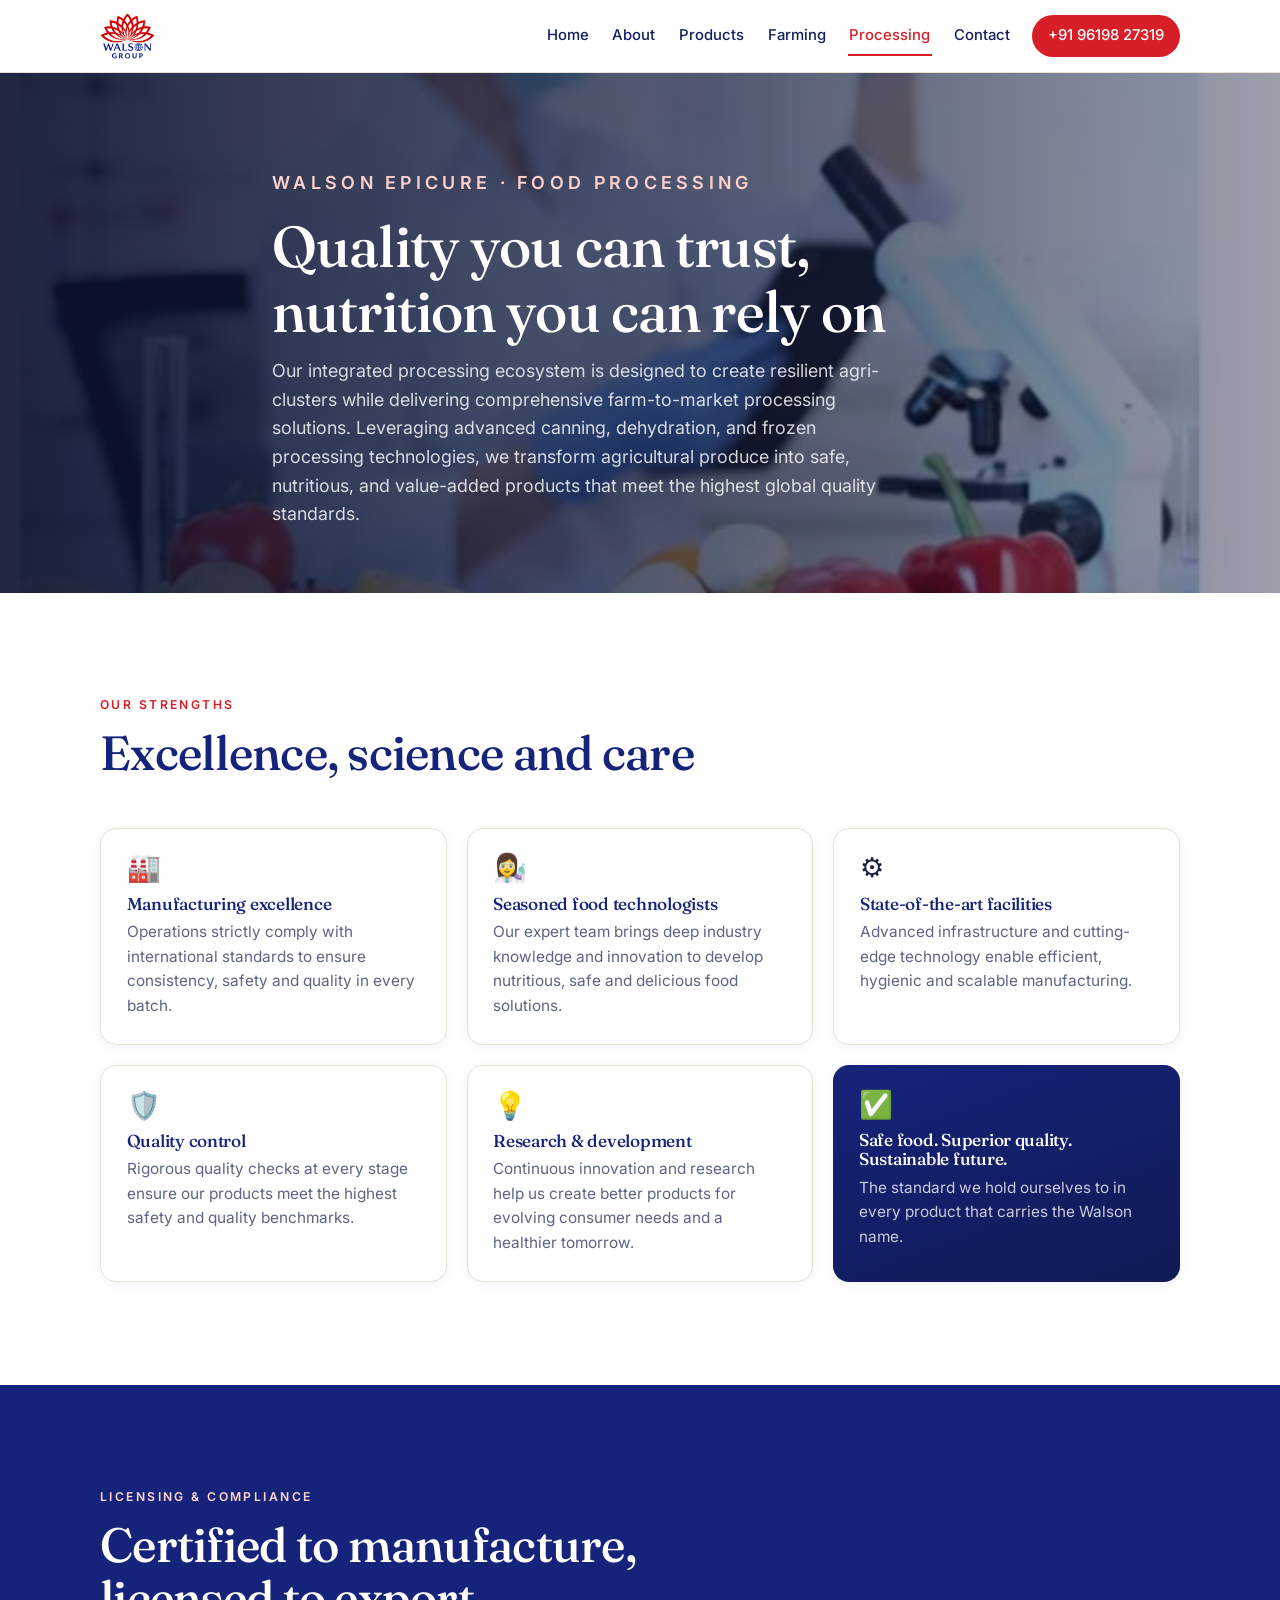
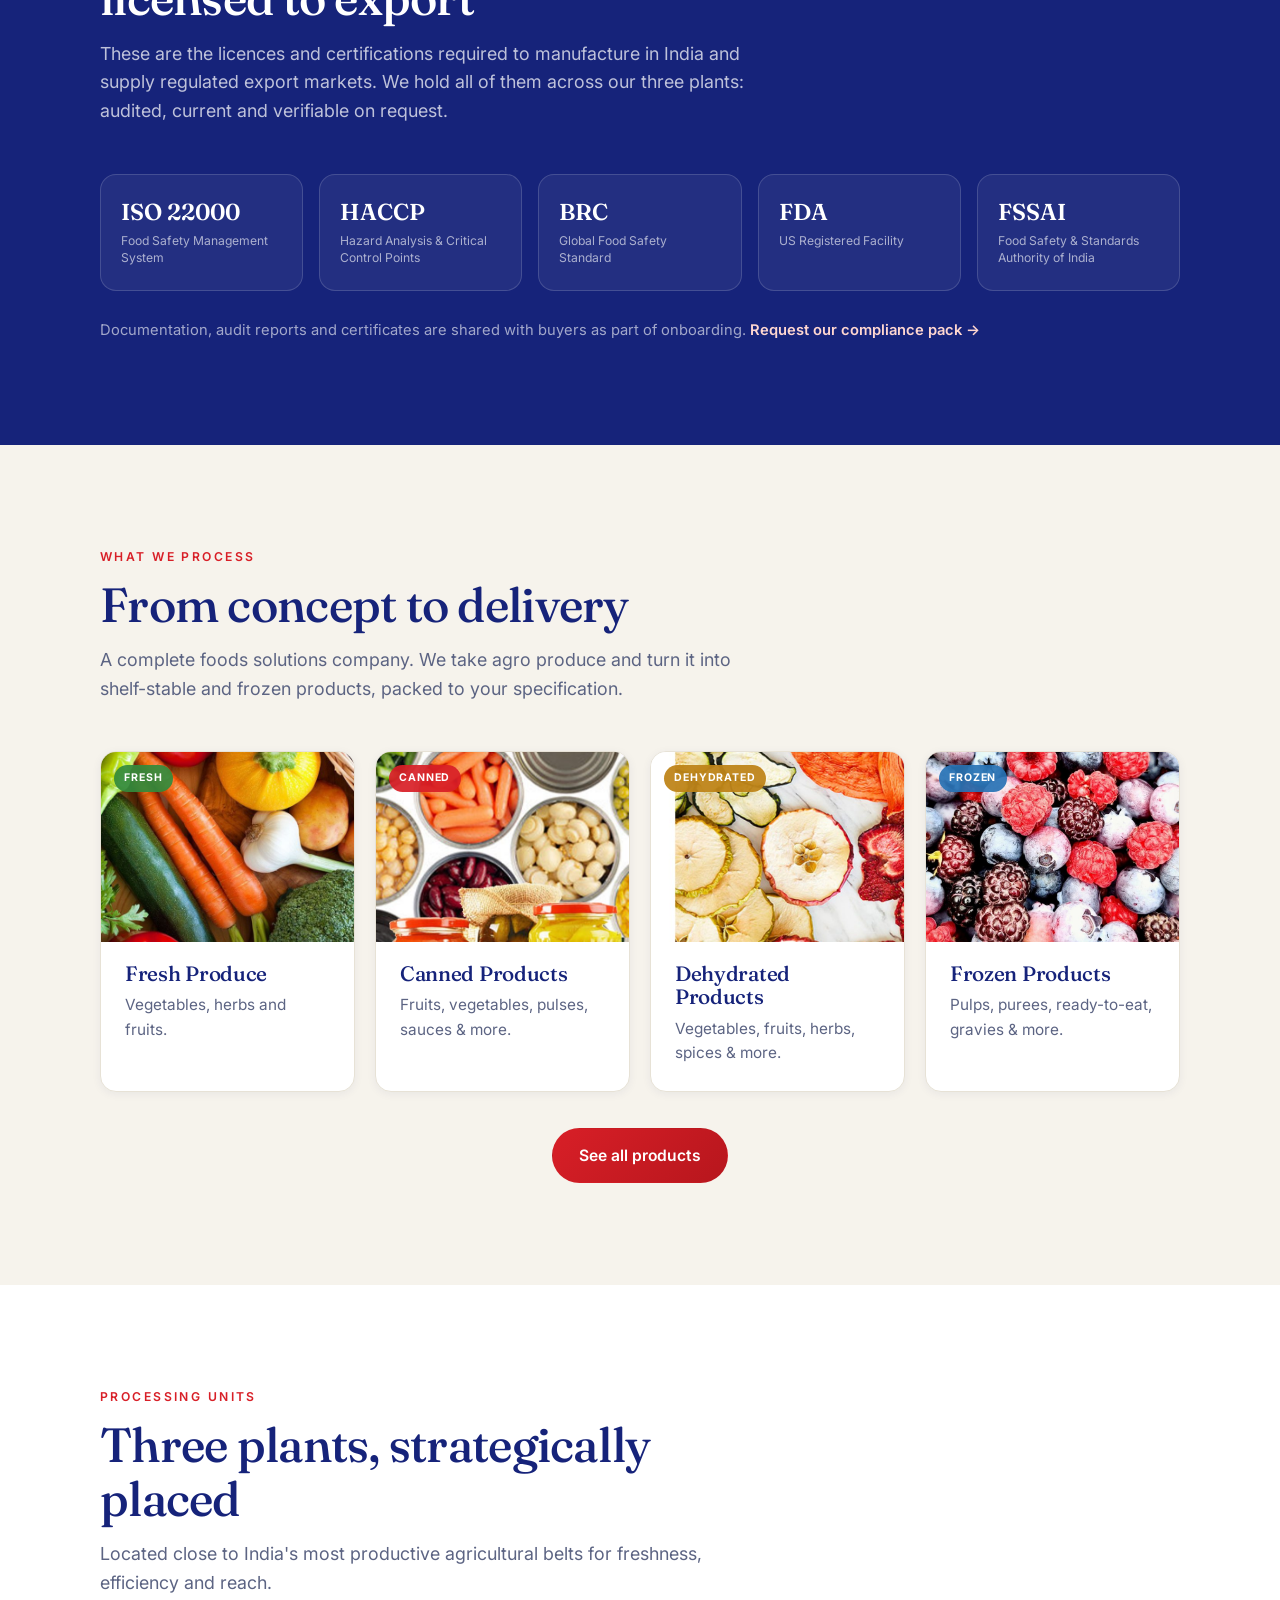
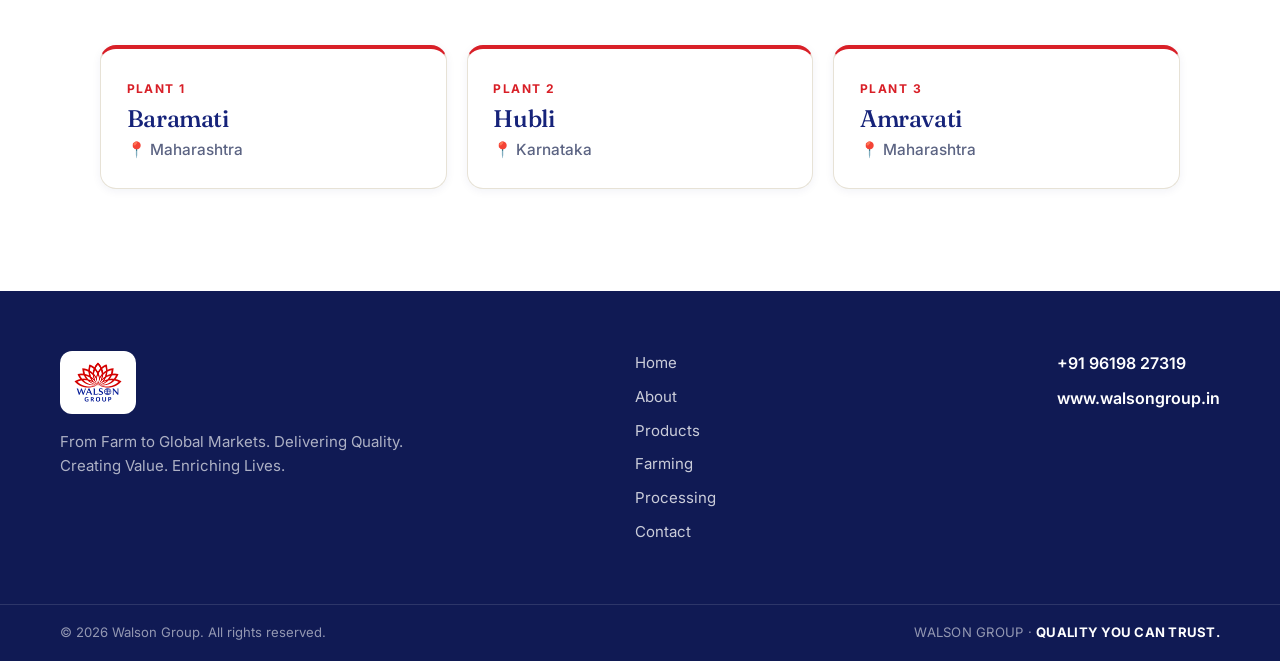
<file: processing.html>
<!DOCTYPE html>
<html lang="en">
<head>
  <meta charset="UTF-8" />
  <meta name="viewport" content="width=device-width, initial-scale=1.0" />
  <title>Food Processing | Walson Epicure</title>
  <meta name="description" content="Walson Epicure: quality you can trust, nutrition you can rely on. Canning, dehydration and freezing at global standards, backed by R&D and rigorous quality control, with ISO 22000, HACCP, BRC, FDA and FSSAI licensing." />
  <link rel="icon" href="data:image/svg+xml,<svg xmlns='http://www.w3.org/2000/svg' viewBox='0 0 100 100'><text y='.9em' font-size='90'>🪷</text></svg>" />
  <meta name="theme-color" content="#16237a" />
  <link rel="preconnect" href="https://fonts.googleapis.com" />
  <link rel="preconnect" href="https://fonts.gstatic.com" crossorigin />
  <link href="https://fonts.googleapis.com/css2?family=Fraunces:opsz,wght@9..144,400;9..144,500;9..144,600&family=Inter:wght@400;500;600;700&display=swap" rel="stylesheet" />
  <link rel="stylesheet" href="styles.css" />
</head>
<body>
  <header class="site-header" id="top">
    <div class="container nav">
      <a class="nav-brand" href="/" aria-label="Walson Group home">
        <img src="logo.png" width="760" height="639" alt="Walson Group" />
      </a>
      <nav class="nav-links" id="navLinks" aria-label="Primary">
        <a href="/">Home</a>
        <a href="/about">About</a>
        <a href="/products">Products</a>
        <a href="/farming">Farming</a>
        <a href="/processing" class="active">Processing</a>
        <a href="/contact">Contact</a>
        <a class="nav-cta" href="tel:+919619827319">+91 96198 27319</a>
      </nav>
      <button class="nav-toggle" id="navToggle" aria-label="Toggle menu" aria-expanded="false">
        <span></span><span></span><span></span>
      </button>
    </div>
  </header>

  <main>
    <section class="page-hero">
      <img src="images/manufacturing.jpg" alt="" aria-hidden="true" />
      <div class="po" aria-hidden="true"></div>
      <div class="container page-hero-inner">
        <p class="eyebrow">Walson Epicure · Food Processing</p>
        <h1>Quality you can trust, nutrition you can rely on</h1>
        <p>Our integrated processing ecosystem is designed to create resilient agri-clusters while delivering comprehensive farm-to-market processing solutions. Leveraging advanced canning, dehydration, and frozen processing technologies, we transform agricultural produce into safe, nutritious, and value-added products that meet the highest global quality standards.</p>
      </div>
    </section>

    <!-- STRENGTHS -->
    <section class="section">
      <div class="container">
        <div class="section-head">
          <p class="kicker">Our Strengths</p>
          <h2>Excellence, science and care</h2>
        </div>
        <div class="grid grid-3">
          <article class="card feature"><div class="ico">🏭</div><h4>Manufacturing excellence</h4><p>Operations strictly comply with international standards to ensure consistency, safety and quality in every batch.</p></article>
          <article class="card feature"><div class="ico">👩‍🔬</div><h4>Seasoned food technologists</h4><p>Our expert team brings deep industry knowledge and innovation to develop nutritious, safe and delicious food solutions.</p></article>
          <article class="card feature"><div class="ico">⚙️</div><h4>State-of-the-art facilities</h4><p>Advanced infrastructure and cutting-edge technology enable efficient, hygienic and scalable manufacturing.</p></article>
          <article class="card feature"><div class="ico">🛡️</div><h4>Quality control</h4><p>Rigorous quality checks at every stage ensure our products meet the highest safety and quality benchmarks.</p></article>
          <article class="card feature"><div class="ico">💡</div><h4>Research &amp; development</h4><p>Continuous innovation and research help us create better products for evolving consumer needs and a healthier tomorrow.</p></article>
          <article class="card feature card-accent"><div class="ico">✅</div><h4>Safe food. Superior quality. Sustainable future.</h4><p>The standard we hold ourselves to in every product that carries the Walson name.</p></article>
        </div>
      </div>
    </section>

    <!-- LICENSING & COMPLIANCE -->
    <section class="section section-navy" id="compliance">
      <div class="container">
        <div class="section-head">
          <p class="kicker kicker-light">Licensing &amp; Compliance</p>
          <h2>Certified to manufacture, licensed to export</h2>
          <p class="section-lead">These are the licences and certifications required to manufacture in India and supply regulated export markets. We hold all of them across our three plants: audited, current and verifiable on request.</p>
        </div>
        <div class="compliance-grid">
          <article class="compliance-card">
            <span class="compliance-mark">ISO 22000</span>
            <span class="compliance-name">Food Safety Management System</span>
          </article>
          <article class="compliance-card">
            <span class="compliance-mark">HACCP</span>
            <span class="compliance-name">Hazard Analysis &amp; Critical Control Points</span>
          </article>
          <article class="compliance-card">
            <span class="compliance-mark">BRC</span>
            <span class="compliance-name">Global Food Safety Standard</span>
          </article>
          <article class="compliance-card">
            <span class="compliance-mark">FDA</span>
            <span class="compliance-name">US Registered Facility</span>
          </article>
          <article class="compliance-card">
            <span class="compliance-mark">FSSAI</span>
            <span class="compliance-name">Food Safety &amp; Standards Authority of India</span>
          </article>
        </div>
        <p class="compliance-note">Documentation, audit reports and certificates are shared with buyers as part of onboarding. <a href="/contact">Request our compliance pack →</a></p>
      </div>
    </section>

    <!-- WHAT WE PROCESS -->
    <section class="section section-alt">
      <div class="container">
        <div class="section-head">
          <p class="kicker">What we process</p>
          <h2>From concept to delivery</h2>
          <p class="section-lead">A complete foods solutions company. We take agro produce and turn it into shelf-stable and frozen products, packed to your specification.</p>
        </div>
        <div class="grid grid-4">
          <article class="card product">
            <div class="product-media"><img src="images/fresh.jpg" alt="Fresh produce" loading="lazy" decoding="async" /><span class="prod-tag tag-green">Fresh</span></div>
            <div class="product-body"><h3>Fresh Produce</h3><p>Vegetables, herbs and fruits.</p></div>
          </article>
          <article class="card product">
            <div class="product-media"><img src="images/canned.jpg" alt="Canned products" loading="lazy" decoding="async" /><span class="prod-tag tag-red">Canned</span></div>
            <div class="product-body"><h3>Canned Products</h3><p>Fruits, vegetables, pulses, sauces &amp; more.</p></div>
          </article>
          <article class="card product">
            <div class="product-media"><img src="images/dehydrated.jpg" alt="Dehydrated products" loading="lazy" decoding="async" /><span class="prod-tag tag-amber">Dehydrated</span></div>
            <div class="product-body"><h3>Dehydrated Products</h3><p>Vegetables, fruits, herbs, spices &amp; more.</p></div>
          </article>
          <article class="card product">
            <div class="product-media"><img src="images/frozen.jpg" alt="Frozen products" loading="lazy" decoding="async" /><span class="prod-tag tag-blue">Frozen</span></div>
            <div class="product-body"><h3>Frozen Products</h3><p>Pulps, purees, ready-to-eat, gravies &amp; more.</p></div>
          </article>
        </div>
        <div class="section-cta"><a class="btn btn-primary" href="/products">See all products</a></div>
      </div>
    </section>

    <!-- PLANTS -->
    <section class="section">
      <div class="container">
        <div class="section-head">
          <p class="kicker">Processing Units</p>
          <h2>Three plants, strategically placed</h2>
          <p class="section-lead">Located close to India's most productive agricultural belts for freshness, efficiency and reach.</p>
        </div>
        <div class="grid grid-3">
          <article class="card plant"><span class="plant-no">Plant 1</span><h3>Baramati</h3><p class="plant-state">📍 Maharashtra</p></article>
          <article class="card plant"><span class="plant-no">Plant 2</span><h3>Hubli</h3><p class="plant-state">📍 Karnataka</p></article>
          <article class="card plant"><span class="plant-no">Plant 3</span><h3>Amravati</h3><p class="plant-state">📍 Maharashtra</p></article>
        </div>
      </div>
    </section>
  </main>

  <footer class="site-footer">
    <div class="container footer-inner">
      <div class="footer-brand">
        <span class="footer-logo"><img src="logo.png" width="760" height="639" alt="Walson Group" /></span>
        <p>From Farm to Global Markets. Delivering Quality. Creating Value. Enriching Lives.</p>
      </div>
      <nav class="footer-nav" aria-label="Footer">
        <a href="/">Home</a>
        <a href="/about">About</a>
        <a href="/products">Products</a>
        <a href="/farming">Farming</a>
        <a href="/processing">Processing</a>
        <a href="/contact">Contact</a>
      </nav>
      <div class="footer-contact">
        <a href="tel:+919619827319">+91 96198 27319</a>
        <a href="https://walsongroup.in">www.walsongroup.in</a>
      </div>
    </div>
    <div class="footer-bar">
      <div class="container footer-bar-inner">
        <span>&copy; <span id="year"></span> Walson Group. All rights reserved.</span>
        <span class="footer-tag">WALSON GROUP · <strong>QUALITY YOU CAN TRUST.</strong></span>
      </div>
    </div>
  </footer>

  <script src="app.js"></script>
</body>
</html>
</file>
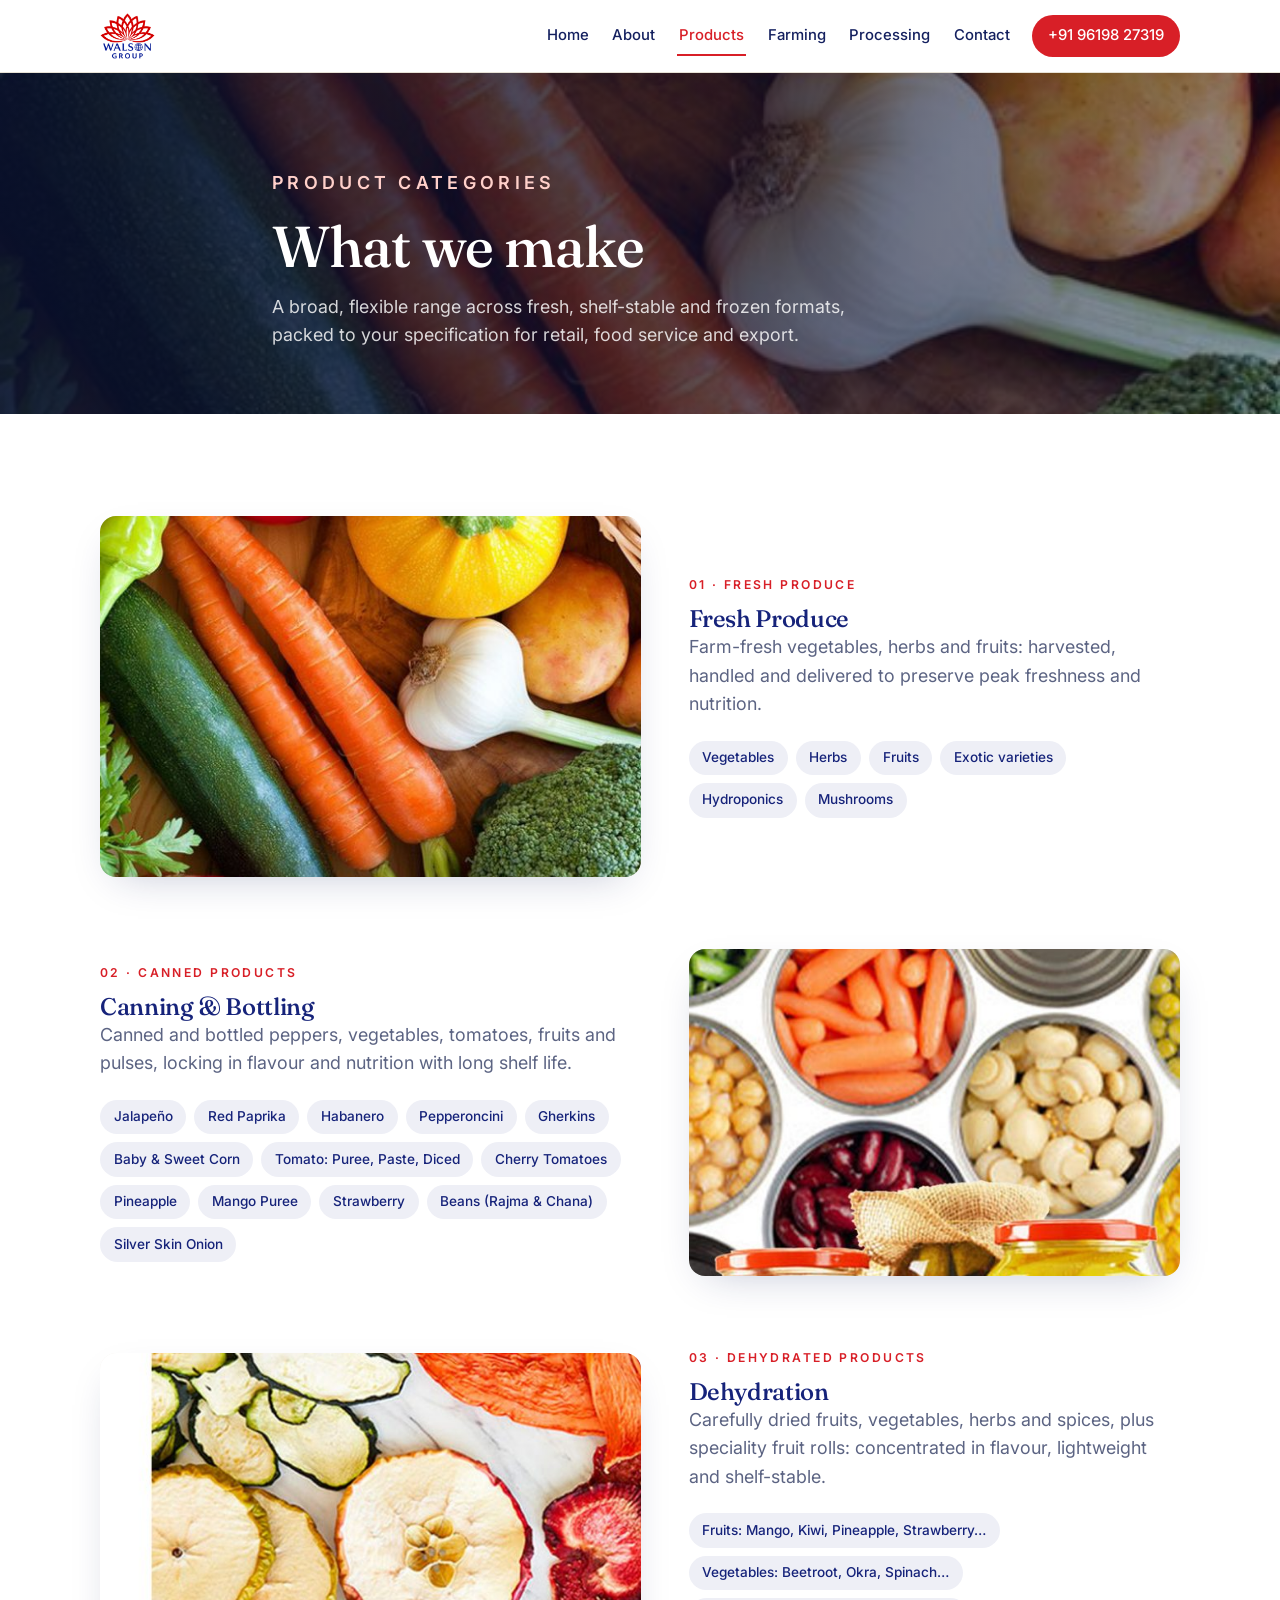
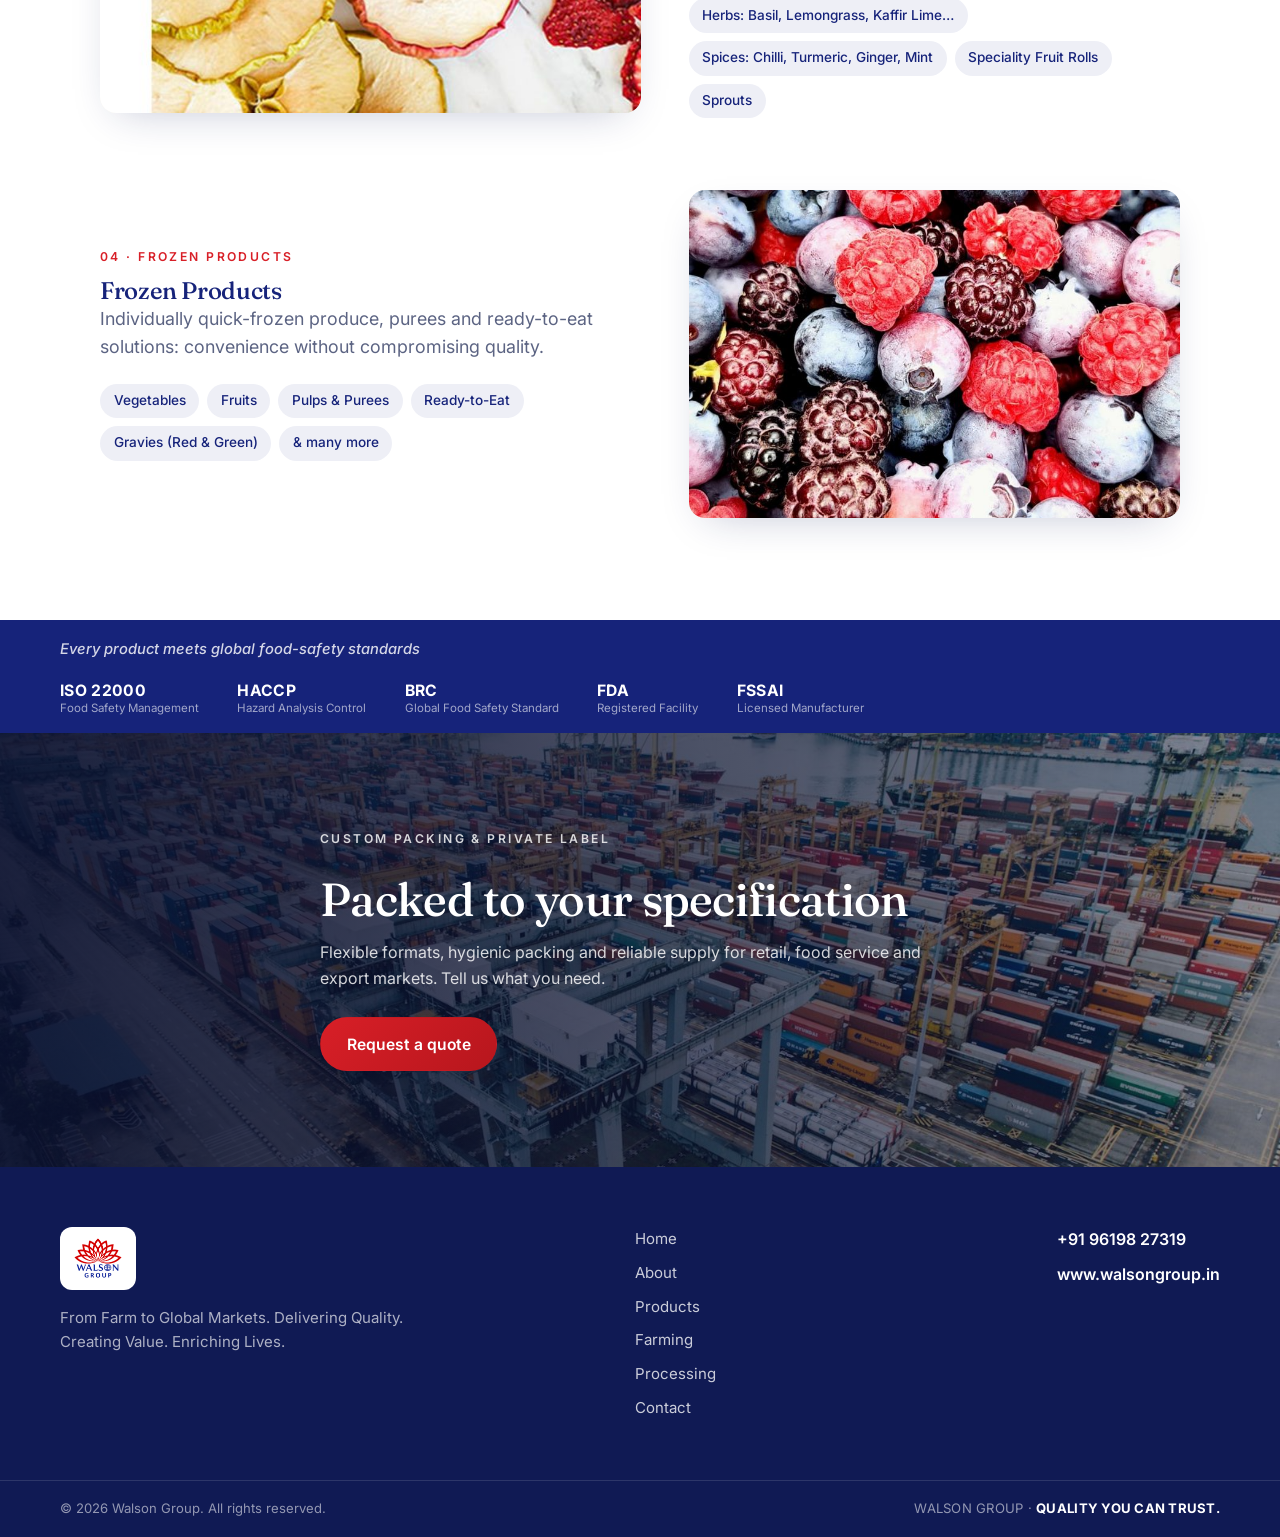
<file: products.html>
<!DOCTYPE html>
<html lang="en">
<head>
  <meta charset="UTF-8" />
  <meta name="viewport" content="width=device-width, initial-scale=1.0" />
  <title>Products | Walson Group</title>
  <meta name="description" content="Walson Group's product range: fresh produce, canned products, dehydrated products and frozen products, packed to specification for retail, food service and export." />
  <link rel="icon" href="data:image/svg+xml,<svg xmlns='http://www.w3.org/2000/svg' viewBox='0 0 100 100'><text y='.9em' font-size='90'>🪷</text></svg>" />
  <meta name="theme-color" content="#16237a" />
  <link rel="preconnect" href="https://fonts.googleapis.com" />
  <link rel="preconnect" href="https://fonts.gstatic.com" crossorigin />
  <link href="https://fonts.googleapis.com/css2?family=Fraunces:opsz,wght@9..144,400;9..144,500;9..144,600&family=Inter:wght@400;500;600;700&display=swap" rel="stylesheet" />
  <link rel="stylesheet" href="styles.css" />
</head>
<body>
  <header class="site-header" id="top">
    <div class="container nav">
      <a class="nav-brand" href="/" aria-label="Walson Group home">
        <img src="logo.png" width="760" height="639" alt="Walson Group" />
      </a>
      <nav class="nav-links" id="navLinks" aria-label="Primary">
        <a href="/">Home</a>
        <a href="/about">About</a>
        <a href="/products" class="active">Products</a>
        <a href="/farming">Farming</a>
        <a href="/processing">Processing</a>
        <a href="/contact">Contact</a>
        <a class="nav-cta" href="tel:+919619827319">+91 96198 27319</a>
      </nav>
      <button class="nav-toggle" id="navToggle" aria-label="Toggle menu" aria-expanded="false">
        <span></span><span></span><span></span>
      </button>
    </div>
  </header>

  <main>
    <section class="page-hero">
      <img src="images/fresh.jpg" alt="" aria-hidden="true" />
      <div class="po" aria-hidden="true"></div>
      <div class="container page-hero-inner">
        <p class="eyebrow">Product Categories</p>
        <h1>What we make</h1>
        <p>A broad, flexible range across fresh, shelf-stable and frozen formats, packed to your specification for retail, food service and export.</p>
      </div>
    </section>

    <section class="section">
      <div class="container">
        <!-- FRESH -->
        <div class="media-split prod-block">
          <div class="media-frame"><img src="images/fresh.jpg" alt="Fresh vegetables and greens" loading="lazy" decoding="async" /></div>
          <div>
            <p class="kicker">01 · Fresh Produce</p>
            <h2>Fresh Produce</h2>
            <p class="section-lead">Farm-fresh vegetables, herbs and fruits: harvested, handled and delivered to preserve peak freshness and nutrition.</p>
            <ul class="chips"><li>Vegetables</li><li>Herbs</li><li>Fruits</li><li>Exotic varieties</li><li>Hydroponics</li><li>Mushrooms</li></ul>
          </div>
        </div>

        <!-- CANNED -->
        <div class="media-split reverse prod-block">
          <div class="media-frame"><img src="images/canned.jpg" alt="Jars and packaged food with fresh produce" loading="lazy" decoding="async" /></div>
          <div>
            <p class="kicker">02 · Canned Products</p>
            <h2>Canning &amp; Bottling</h2>
            <p class="section-lead">Canned and bottled peppers, vegetables, tomatoes, fruits and pulses, locking in flavour and nutrition with long shelf life.</p>
            <ul class="chips"><li>Jalapeño</li><li>Red Paprika</li><li>Habanero</li><li>Pepperoncini</li><li>Gherkins</li><li>Baby &amp; Sweet Corn</li><li>Tomato: Puree, Paste, Diced</li><li>Cherry Tomatoes</li><li>Pineapple</li><li>Mango Puree</li><li>Strawberry</li><li>Beans (Rajma &amp; Chana)</li><li>Silver Skin Onion</li></ul>
          </div>
        </div>

        <!-- DEHYDRATED -->
        <div class="media-split prod-block">
          <div class="media-frame"><img src="images/dehydrated.jpg" alt="Dehydrated fruit and vegetable slices" loading="lazy" decoding="async" /></div>
          <div>
            <p class="kicker">03 · Dehydrated Products</p>
            <h2>Dehydration</h2>
            <p class="section-lead">Carefully dried fruits, vegetables, herbs and spices, plus speciality fruit rolls: concentrated in flavour, lightweight and shelf-stable.</p>
            <ul class="chips"><li>Fruits: Mango, Kiwi, Pineapple, Strawberry…</li><li>Vegetables: Beetroot, Okra, Spinach…</li><li>Herbs: Basil, Lemongrass, Kaffir Lime…</li><li>Spices: Chilli, Turmeric, Ginger, Mint</li><li>Speciality Fruit Rolls</li><li>Sprouts</li></ul>
          </div>
        </div>

        <!-- FROZEN -->
        <div class="media-split reverse prod-block">
          <div class="media-frame"><img src="images/frozen.jpg" alt="Fresh berries" loading="lazy" decoding="async" /></div>
          <div>
            <p class="kicker">04 · Frozen Products</p>
            <h2>Frozen Products</h2>
            <p class="section-lead">Individually quick-frozen produce, purees and ready-to-eat solutions: convenience without compromising quality.</p>
            <ul class="chips"><li>Vegetables</li><li>Fruits</li><li>Pulps &amp; Purees</li><li>Ready-to-Eat</li><li>Gravies (Red &amp; Green)</li><li>&amp; many more</li></ul>
          </div>
        </div>
      </div>
    </section>

    <!-- CERT STRIP -->
    <section class="trust-strip" aria-label="Certifications">
      <div class="container trust-inner">
        <span class="trust-lead">Every product meets global food-safety standards</span>
        <ul class="certs">
          <li><strong>ISO 22000</strong><span>Food Safety Management</span></li>
          <li><strong>HACCP</strong><span>Hazard Analysis Control</span></li>
          <li><strong>BRC</strong><span>Global Food Safety Standard</span></li>
          <li><strong>FDA</strong><span>Registered Facility</span></li>
          <li><strong>FSSAI</strong><span>Licensed Manufacturer</span></li>
        </ul>
      </div>
    </section>

    <!-- CTA BAND -->
    <section class="band">
      <img class="band-media" src="images/global.jpg" alt="" aria-hidden="true" loading="lazy" decoding="async" />
      <div class="band-overlay" aria-hidden="true"></div>
      <div class="container band-inner">
        <p class="kicker kicker-light">Custom packing &amp; private label</p>
        <h2>Packed to your specification</h2>
        <p>Flexible formats, hygienic packing and reliable supply for retail, food service and export markets. Tell us what you need.</p>
        <a class="btn btn-primary" href="/contact">Request a quote</a>
      </div>
    </section>
  </main>

  <footer class="site-footer">
    <div class="container footer-inner">
      <div class="footer-brand">
        <span class="footer-logo"><img src="logo.png" width="760" height="639" alt="Walson Group" /></span>
        <p>From Farm to Global Markets. Delivering Quality. Creating Value. Enriching Lives.</p>
      </div>
      <nav class="footer-nav" aria-label="Footer">
        <a href="/">Home</a>
        <a href="/about">About</a>
        <a href="/products">Products</a>
        <a href="/farming">Farming</a>
        <a href="/processing">Processing</a>
        <a href="/contact">Contact</a>
      </nav>
      <div class="footer-contact">
        <a href="tel:+919619827319">+91 96198 27319</a>
        <a href="https://walsongroup.in">www.walsongroup.in</a>
      </div>
    </div>
    <div class="footer-bar">
      <div class="container footer-bar-inner">
        <span>&copy; <span id="year"></span> Walson Group. All rights reserved.</span>
        <span class="footer-tag">WALSON GROUP · <strong>QUALITY YOU CAN TRUST.</strong></span>
      </div>
    </div>
  </footer>

  <script src="app.js"></script>
</body>
</html>
</file>
<file: styles.css>
:root {
  --navy: #16237a;
  --navy-deep: #101a54;
  --navy-ink: #14205f;
  --red: #d81f27;
  --red-deep: #b7161d;
  --amber: #e0a53a;
  --green: #3f9b46;
  --blue: #2f7fc4;

  --ink: #1b2140;
  --muted: #5c6483;
  --paper: #ffffff;
  --paper-alt: #f6f3ec;
  --line: #e7e2d6;
  --line-strong: rgba(22, 35, 122, 0.14);

  --radius: 16px;
  --shadow-sm: 0 2px 10px rgba(20, 32, 95, 0.06);
  --shadow: 0 14px 40px -18px rgba(20, 32, 95, 0.28);
  --ease: cubic-bezier(0.22, 1, 0.36, 1);
  --maxw: 1160px;
}

* { box-sizing: border-box; margin: 0; padding: 0; }

html { scroll-behavior: smooth; scroll-padding-top: 84px; -webkit-text-size-adjust: 100%; }

body {
  font-family: "Inter", system-ui, -apple-system, sans-serif;
  color: var(--ink);
  background: var(--paper);
  line-height: 1.6;
  -webkit-font-smoothing: antialiased;
}

img { max-width: 100%; display: block; }
a { color: inherit; text-decoration: none; }

.container { width: 100%; max-width: var(--maxw); margin-inline: auto; padding-inline: clamp(1.15rem, 4vw, 2.5rem); }

h1, h2, h3, h4 { font-family: "Fraunces", Georgia, serif; font-weight: 500; line-height: 1.12; color: var(--navy); letter-spacing: -0.015em; }

/* ============================ HEADER ============================ */
.site-header {
  position: sticky;
  top: 0;
  z-index: 100;
  background: rgba(255, 255, 255, 0.88);
  backdrop-filter: saturate(180%) blur(12px);
  -webkit-backdrop-filter: saturate(180%) blur(12px);
  border-bottom: 1px solid var(--line);
}
.nav { display: flex; align-items: center; justify-content: space-between; height: 72px; gap: 1rem; }
.nav-brand img { height: 46px; width: auto; }
.nav-links { display: flex; align-items: center; gap: clamp(0.5rem, 1.6vw, 1.5rem); }
.nav-links > a {
  font-size: 0.93rem;
  font-weight: 500;
  color: var(--navy-ink);
  padding: 0.4rem 0.1rem;
  position: relative;
  transition: color 0.2s;
}
.nav-links > a:not(.nav-cta)::after {
  content: "";
  position: absolute;
  left: 0; bottom: -2px;
  width: 0; height: 2px;
  background: var(--red);
  transition: width 0.25s var(--ease);
}
.nav-links > a:not(.nav-cta):hover { color: var(--red); }
.nav-links > a:not(.nav-cta):hover::after { width: 100%; }
.nav-links > a.active:not(.nav-cta) { color: var(--red); }
.nav-links > a.active:not(.nav-cta)::after { width: 100%; }
.nav-cta {
  background: var(--red);
  color: #fff !important;
  padding: 0.55rem 1rem !important;
  border-radius: 100px;
  font-weight: 600;
  white-space: nowrap;
  transition: background 0.2s, transform 0.2s;
}
.nav-cta:hover { background: var(--red-deep); transform: translateY(-1px); }

.nav-toggle { display: none; flex-direction: column; gap: 5px; background: none; border: 0; cursor: pointer; padding: 8px; }
.nav-toggle span { width: 24px; height: 2px; background: var(--navy); border-radius: 2px; transition: transform 0.25s, opacity 0.2s; }
.nav-toggle[aria-expanded="true"] span:nth-child(1) { transform: translateY(7px) rotate(45deg); }
.nav-toggle[aria-expanded="true"] span:nth-child(2) { opacity: 0; }
.nav-toggle[aria-expanded="true"] span:nth-child(3) { transform: translateY(-7px) rotate(-45deg); }

/* ============================ HERO ============================ */
.hero { position: relative; overflow: hidden; min-height: min(88vh, 780px); display: flex; align-items: center; }
.hero-media { position: absolute; inset: 0; width: 100%; height: 100%; object-fit: cover; z-index: 0; }
.hero-overlay {
  position: absolute; inset: 0; z-index: 1;
  background:
    linear-gradient(90deg, rgba(9, 15, 45, 0.9) 0%, rgba(9, 15, 45, 0.7) 45%, rgba(9, 15, 45, 0.32) 100%),
    linear-gradient(0deg, rgba(9, 15, 45, 0.55), transparent 55%);
}
.hero-inner { position: relative; z-index: 2; padding: clamp(4rem, 10vw, 7rem) 0; max-width: 46rem; color: #fff; }
.eyebrow {
  display: inline-block;
  font-size: 0.78rem; letter-spacing: 0.24em; text-transform: uppercase; font-weight: 600;
  color: var(--red); margin-bottom: 1.1rem;
}
.eyebrow-light { color: #ffd0ca; }
.hero-title { font-size: clamp(2.6rem, 8vw, 5.4rem); font-weight: 500; margin-bottom: 1.5rem; color: #fff; }
.hero-title .accent { color: #ff5c4f; }
.hero-sub { font-size: clamp(1.02rem, 1.5vw, 1.2rem); color: rgba(255, 255, 255, 0.82); max-width: 38rem; margin-bottom: 2rem; }
.hero-actions { display: flex; flex-wrap: wrap; gap: 0.75rem; }
.btn-ghost-light { color: #fff; border-color: rgba(255, 255, 255, 0.5); }
.btn-ghost-light:hover { color: #fff; border-color: #fff; background: rgba(255, 255, 255, 0.1); }

.btn {
  display: inline-flex; align-items: center; justify-content: center;
  font: inherit; font-weight: 600; font-size: 0.98rem;
  padding: 0.85rem 1.6rem; border-radius: 100px; cursor: pointer; border: 1.5px solid transparent;
  transition: transform 0.2s var(--ease), box-shadow 0.25s, background 0.2s, color 0.2s;
}
.btn-primary { background: linear-gradient(135deg, var(--red), var(--red-deep)); color: #fff; }
.btn-primary:hover { transform: translateY(-2px); box-shadow: 0 12px 26px -10px rgba(216, 31, 39, 0.6); }
.btn-ghost { background: transparent; color: var(--navy); border-color: var(--line-strong); }
.btn-ghost:hover { border-color: var(--navy); transform: translateY(-2px); }

/* ===================== INTERIOR PAGE HERO ===================== */
.page-hero { position: relative; overflow: hidden; background: var(--navy-deep); }
.page-hero img { position: absolute; inset: 0; width: 100%; height: 100%; object-fit: cover; z-index: 0; }
.page-hero .po { position: absolute; inset: 0; z-index: 1; background: linear-gradient(90deg, rgba(9, 15, 45, 0.9) 0%, rgba(9, 15, 45, 0.62) 65%, rgba(9, 15, 45, 0.4) 100%); }
.page-hero-inner { position: relative; z-index: 2; color: #fff; padding: clamp(3.75rem, 9vw, 6rem) 0 clamp(2.75rem, 6vw, 4rem); max-width: 46rem; }
.page-hero .eyebrow { color: #ffd0ca; }
.page-hero h1 { color: #fff; font-size: clamp(2.1rem, 5vw, 3.6rem); margin-bottom: 0.8rem; }
.page-hero p { color: rgba(255, 255, 255, 0.82); font-size: clamp(1rem, 1.4vw, 1.15rem); max-width: 38rem; }

/* ===================== CERT STRIP ===================== */
.trust-strip { background: var(--navy); color: #fff; }
.trust-inner { display: flex; align-items: center; justify-content: space-between; flex-wrap: wrap; gap: 1.25rem; padding: 1.1rem 0; }
.trust-lead { font-size: 0.92rem; font-weight: 500; color: rgba(255, 255, 255, 0.82); font-style: italic; }
.certs { display: flex; flex-wrap: wrap; gap: clamp(1rem, 3vw, 2.4rem); list-style: none; }
.certs li { display: flex; flex-direction: column; line-height: 1.25; }
.certs strong { font-size: 0.98rem; font-weight: 700; letter-spacing: 0.02em; }
.certs span { font-size: 0.72rem; color: rgba(255, 255, 255, 0.6); }

/* ============================ SECTIONS ============================ */
.section { padding: clamp(3.5rem, 8vw, 6.5rem) 0; }
.section-alt { background: var(--paper-alt); }
.section-navy { background: var(--navy); color: #fff; }

.section-head { max-width: 42rem; margin-bottom: clamp(2rem, 4vw, 3rem); }
.kicker { font-size: 0.76rem; letter-spacing: 0.2em; text-transform: uppercase; font-weight: 600; color: var(--red); margin-bottom: 0.7rem; }
.kicker-light { color: #ffd7d0; }
.section-head h2 { font-size: clamp(1.85rem, 4vw, 3rem); margin-bottom: 0.9rem; }
.section-navy h2 { color: #fff; }
.section-lead { color: var(--muted); font-size: clamp(1rem, 1.4vw, 1.12rem); }
.section-navy .section-lead { color: rgba(255, 255, 255, 0.72); }
.sub-head { font-size: 1.25rem; margin: 2.75rem 0 1.25rem; color: var(--navy); }

/* ============================ GRID / CARDS ============================ */
.grid { display: grid; gap: 1.25rem; }
.grid-3 { grid-template-columns: repeat(3, 1fr); }
.grid-4 { grid-template-columns: repeat(4, 1fr); }

.card {
  background: var(--paper);
  border: 1px solid var(--line);
  border-radius: var(--radius);
  padding: 1.6rem;
  box-shadow: var(--shadow-sm);
  transition: transform 0.25s var(--ease), box-shadow 0.25s, border-color 0.25s;
}
a.card { display: block; color: inherit; }
.section-cta { text-align: center; margin-top: 2.25rem; }
.section-alt .card { background: #fff; }
.card:hover { transform: translateY(-4px); box-shadow: var(--shadow); border-color: var(--line-strong); }
.card h3 { font-size: 1.3rem; margin-bottom: 0.5rem; }
.card h4 { font-size: 1.08rem; margin-bottom: 0.45rem; color: var(--navy); }
.card p { color: var(--muted); font-size: 0.96rem; }

/* .section-alt .card sets a white background at higher specificity, so the
   accent variant has to match it to stay navy inside alt sections */
.card-accent,
.section-alt .card-accent { background: linear-gradient(160deg, var(--navy), var(--navy-deep)); border: 0; color: #fff; }
.card-accent h3, .card-accent h4 { color: #fff; }
.card-accent p { color: rgba(255, 255, 255, 0.78); }

/* division cards */
.pill {
  display: inline-block; font-size: 0.72rem; font-weight: 600; letter-spacing: 0.04em;
  text-transform: uppercase; color: var(--navy); background: rgba(22, 35, 122, 0.08);
  padding: 0.32rem 0.7rem; border-radius: 100px; margin-bottom: 0.85rem;
}
.card-accent .pill { background: rgba(255, 255, 255, 0.16); color: #fff; }
.card-link { display: inline-block; margin-top: 1rem; font-weight: 600; font-size: 0.92rem; color: var(--red); transition: gap 0.2s; }
.card-accent .card-link { color: #ffd7d0; }
.card-link:hover { opacity: 0.8; }

/* lets a card fill the remainder of a 3-up row so the grid ends flush */
.grid-3 .card-span-2 { grid-column: span 2; }

/* division copy varies a lot in length; pinning the link to the card floor
   keeps the row reading as deliberate rather than ragged */
.card.division { display: flex; flex-direction: column; }
.card.division .card-link { margin-top: auto; padding-top: 1rem; }
/* flex would stretch these to the card width; keep them hugging their text */
.card.division .pill, .card.division .card-link { align-self: flex-start; }

/* ===================== LICENSING & COMPLIANCE ===================== */
.compliance-grid { display: grid; grid-template-columns: repeat(5, 1fr); gap: 1rem; }
.compliance-card {
  display: flex; flex-direction: column; gap: 0.5rem;
  background: rgba(255, 255, 255, 0.06);
  border: 1px solid rgba(255, 255, 255, 0.15);
  border-radius: var(--radius);
  padding: 1.5rem 1.25rem;
  transition: transform 0.25s var(--ease), background 0.25s, border-color 0.25s;
}
.compliance-card:hover {
  transform: translateY(-4px);
  background: rgba(255, 255, 255, 0.1);
  border-color: rgba(255, 255, 255, 0.32);
}
.compliance-mark {
  font-family: "Fraunces", Georgia, serif;
  font-size: clamp(1.15rem, 1.8vw, 1.45rem); font-weight: 600; color: #fff; line-height: 1.1;
}
.compliance-name { font-size: 0.76rem; line-height: 1.4; color: rgba(255, 255, 255, 0.62); }
.compliance-note {
  margin-top: 1.75rem; font-size: 0.92rem; color: rgba(255, 255, 255, 0.6);
}
.compliance-note a { color: #ffd7d0; font-weight: 600; }
.compliance-note a:hover { opacity: 0.8; }

/* product cards (with imagery) */
.card.product { padding: 0; overflow: hidden; }
.product-media { position: relative; aspect-ratio: 4 / 3; overflow: hidden; }
.product-media img { width: 100%; height: 100%; object-fit: cover; display: block; transition: transform 0.6s var(--ease); }
.card.product:hover .product-media img { transform: scale(1.06); }
.product-body { padding: 1.25rem 1.5rem 1.6rem; }
.prod-tag {
  position: absolute; top: 0.8rem; left: 0.8rem;
  font-size: 0.66rem; font-weight: 700; letter-spacing: 0.08em; text-transform: uppercase;
  color: #fff; padding: 0.3rem 0.65rem; border-radius: 100px;
}
.tag-green { background: rgba(52, 138, 60, 0.92); }
.tag-red { background: rgba(216, 31, 39, 0.92); }
.tag-amber { background: rgba(191, 132, 25, 0.94); }
.tag-blue { background: rgba(41, 116, 182, 0.92); }

/* media frames & splits */
.media-frame { border-radius: var(--radius); overflow: hidden; box-shadow: var(--shadow); background: var(--paper-alt); }
.media-frame img { width: 100%; height: 100%; object-fit: cover; display: block; }
.media-split { display: grid; grid-template-columns: 1.1fr 1fr; gap: clamp(1.5rem, 4vw, 3rem); align-items: center; }
.media-split .media-frame { aspect-ratio: 3 / 2; }
.media-split.reverse .media-frame { order: 2; }
.prod-block + .prod-block { margin-top: clamp(2.5rem, 6vw, 4.5rem); }
.chips { list-style: none; display: flex; flex-wrap: wrap; gap: 0.5rem; margin-top: 1.35rem; }
.chips li { font-size: 0.85rem; font-weight: 500; color: var(--navy); background: rgba(22, 35, 122, 0.07); padding: 0.4rem 0.85rem; border-radius: 100px; }
.media-wide { margin-bottom: 1.75rem; }
.media-wide img { height: clamp(240px, 34vw, 400px); }
.stats-2 { grid-template-columns: repeat(2, 1fr); }

/* global band */
.band { position: relative; overflow: hidden; }
.band-media { position: absolute; inset: 0; width: 100%; height: 100%; object-fit: cover; z-index: 0; }
.band-overlay { position: absolute; inset: 0; z-index: 1; background: linear-gradient(90deg, rgba(9, 15, 45, 0.92) 0%, rgba(9, 15, 45, 0.66) 60%, rgba(9, 15, 45, 0.42) 100%); }
.band-inner { position: relative; z-index: 2; color: #fff; max-width: 40rem; padding: clamp(3.5rem, 8vw, 6rem) 0; }
.band-inner h2 { color: #fff; font-size: clamp(1.85rem, 4vw, 2.9rem); margin-bottom: 0.9rem; }
.band-inner p { color: rgba(255, 255, 255, 0.82); margin-bottom: 1.6rem; }

/* feature / strength icons */
.ico { font-size: 1.7rem; margin-bottom: 0.75rem; line-height: 1; }

/* strengths on navy */
.strengths .strength { padding: 0.25rem; }
.strength h4 { color: #fff; font-size: 1.05rem; margin-bottom: 0.4rem; }
.strength p { color: rgba(255, 255, 255, 0.7); font-size: 0.92rem; }

/* stats */
.stats { display: grid; grid-template-columns: repeat(4, 1fr); gap: 1.25rem; }
.stat { text-align: center; padding: 1.75rem 1rem; border: 1px solid var(--line); border-radius: var(--radius); background: var(--paper-alt); }
.stat-num { display: block; font-family: "Fraunces", serif; font-size: clamp(2.2rem, 5vw, 3.2rem); font-weight: 600; color: var(--red); line-height: 1; }
.stat-label { display: block; margin-top: 0.5rem; font-size: 0.9rem; color: var(--muted); font-weight: 500; }

/* plants */
.plant { text-align: left; border-top: 4px solid var(--red); }
.plant-no { font-size: 0.75rem; font-weight: 700; letter-spacing: 0.12em; text-transform: uppercase; color: var(--red); }
.plant h3 { margin: 0.35rem 0 0.3rem; font-size: 1.5rem; }
.plant-state { color: var(--muted); font-weight: 500; }

/* ============================ CONTACT ============================ */
.contact-grid { display: grid; grid-template-columns: 1.05fr 0.95fr; gap: clamp(2rem, 5vw, 4rem); align-items: start; }
.contact-list { list-style: none; margin-top: 1.75rem; display: grid; gap: 1rem; }
.contact-list li { display: grid; grid-template-columns: 68px 1fr; align-items: baseline; gap: 0.75rem; padding-bottom: 1rem; border-bottom: 1px solid var(--line); }
.ci-label { font-size: 0.72rem; letter-spacing: 0.14em; text-transform: uppercase; font-weight: 700; color: var(--red); }
.contact-list a { font-weight: 600; color: var(--navy); }
.contact-list a:hover { color: var(--red); }

.contact-form { background: #fff; border: 1px solid var(--line); border-radius: var(--radius); padding: clamp(1.5rem, 3vw, 2.25rem); box-shadow: var(--shadow-sm); }
.field { margin-bottom: 1.1rem; }
.field label { display: block; font-size: 0.82rem; font-weight: 600; color: var(--navy); margin-bottom: 0.4rem; }
.field input, .field textarea {
  width: 100%; font: inherit; font-size: 0.95rem; color: var(--ink);
  padding: 0.75rem 0.9rem; border: 1px solid var(--line); border-radius: 10px; background: #fdfcfa;
  transition: border-color 0.2s, box-shadow 0.2s; resize: vertical;
}
.field input:focus, .field textarea:focus { outline: none; border-color: var(--navy); box-shadow: 0 0 0 3px rgba(22, 35, 122, 0.1); }
.contact-form .btn { width: 100%; margin-top: 0.25rem; }
.form-note { margin-top: 0.85rem; font-size: 0.82rem; color: var(--muted); text-align: center; }
.form-note.is-error { color: var(--red); }
.form-note.is-ok { color: var(--green); }

/* ============================ FOOTER ============================ */
.site-footer { background: var(--navy-deep); color: #fff; }
.footer-inner { display: grid; grid-template-columns: 1.4fr 1fr auto; gap: 2.5rem; padding: clamp(2.5rem, 5vw, 3.75rem) 0; align-items: start; }
.footer-logo { display: inline-flex; background: #fff; padding: 0.7rem 0.9rem; border-radius: 12px; margin-bottom: 1rem; }
.footer-logo img { height: 40px; width: auto; }
.footer-brand p { color: rgba(255, 255, 255, 0.66); font-size: 0.94rem; max-width: 24rem; }
.footer-nav { display: grid; gap: 0.6rem; }
.footer-nav a { color: rgba(255, 255, 255, 0.78); font-size: 0.94rem; transition: color 0.2s; }
.footer-nav a:hover { color: #fff; }
.footer-contact { display: grid; gap: 0.6rem; }
.footer-contact a { font-weight: 600; color: #fff; }
.footer-contact a:hover { color: #ffd7d0; }
.footer-bar { border-top: 1px solid rgba(255, 255, 255, 0.12); }
.footer-bar-inner { display: flex; justify-content: space-between; align-items: center; flex-wrap: wrap; gap: 0.75rem; padding: 1.1rem 0; font-size: 0.82rem; color: rgba(255, 255, 255, 0.55); }
.footer-tag { letter-spacing: 0.02em; }
.footer-tag strong { color: #fff; }
.footer-tag strong::before { content: ""; }

/* ============================ REVEAL ANIM ============================ */
.reveal { opacity: 0; transform: translateY(22px); transition: opacity 0.7s var(--ease), transform 0.7s var(--ease); }
.reveal.in { opacity: 1; transform: none; }

/* ============================ RESPONSIVE ============================ */
@media (max-width: 900px) {
  .grid-4 { grid-template-columns: repeat(2, 1fr); }
  .grid-3 { grid-template-columns: repeat(2, 1fr); }
  .compliance-grid { grid-template-columns: repeat(3, 1fr); }
  .stats { grid-template-columns: repeat(2, 1fr); }
  .contact-grid { grid-template-columns: 1fr; }
  .media-split { grid-template-columns: 1fr; }
  .footer-inner { grid-template-columns: 1fr 1fr; }

  .nav-toggle { display: flex; }
  .nav-links {
    position: fixed; inset: 72px 0 auto 0;
    flex-direction: column; align-items: stretch; gap: 0;
    background: #fff; border-bottom: 1px solid var(--line);
    padding: 0.5rem 1.15rem 1.25rem;
    transform: translateY(-120%); transition: transform 0.3s var(--ease);
    box-shadow: var(--shadow); max-height: calc(100dvh - 72px); overflow-y: auto;
  }
  .nav-links.open { transform: translateY(0); }
  .nav-links > a { padding: 0.85rem 0.25rem; border-bottom: 1px solid var(--line); }
  .nav-links > a:not(.nav-cta)::after { display: none; }
  .nav-cta { text-align: center; margin-top: 0.9rem; }
}

@media (max-width: 560px) {
  .grid-4, .grid-3, .stats { grid-template-columns: 1fr; }
  .compliance-grid { grid-template-columns: repeat(2, 1fr); }
  .grid-3 .card-span-2 { grid-column: span 1; }
  .footer-inner { grid-template-columns: 1fr; gap: 1.75rem; }
  .footer-bar-inner { justify-content: center; text-align: center; }
  .trust-inner { justify-content: center; text-align: center; }
}

@media (prefers-reduced-motion: reduce) {
  html { scroll-behavior: auto; }
  .reveal { opacity: 1; transform: none; transition: none; }
  * { animation: none !important; }
}
</file>
